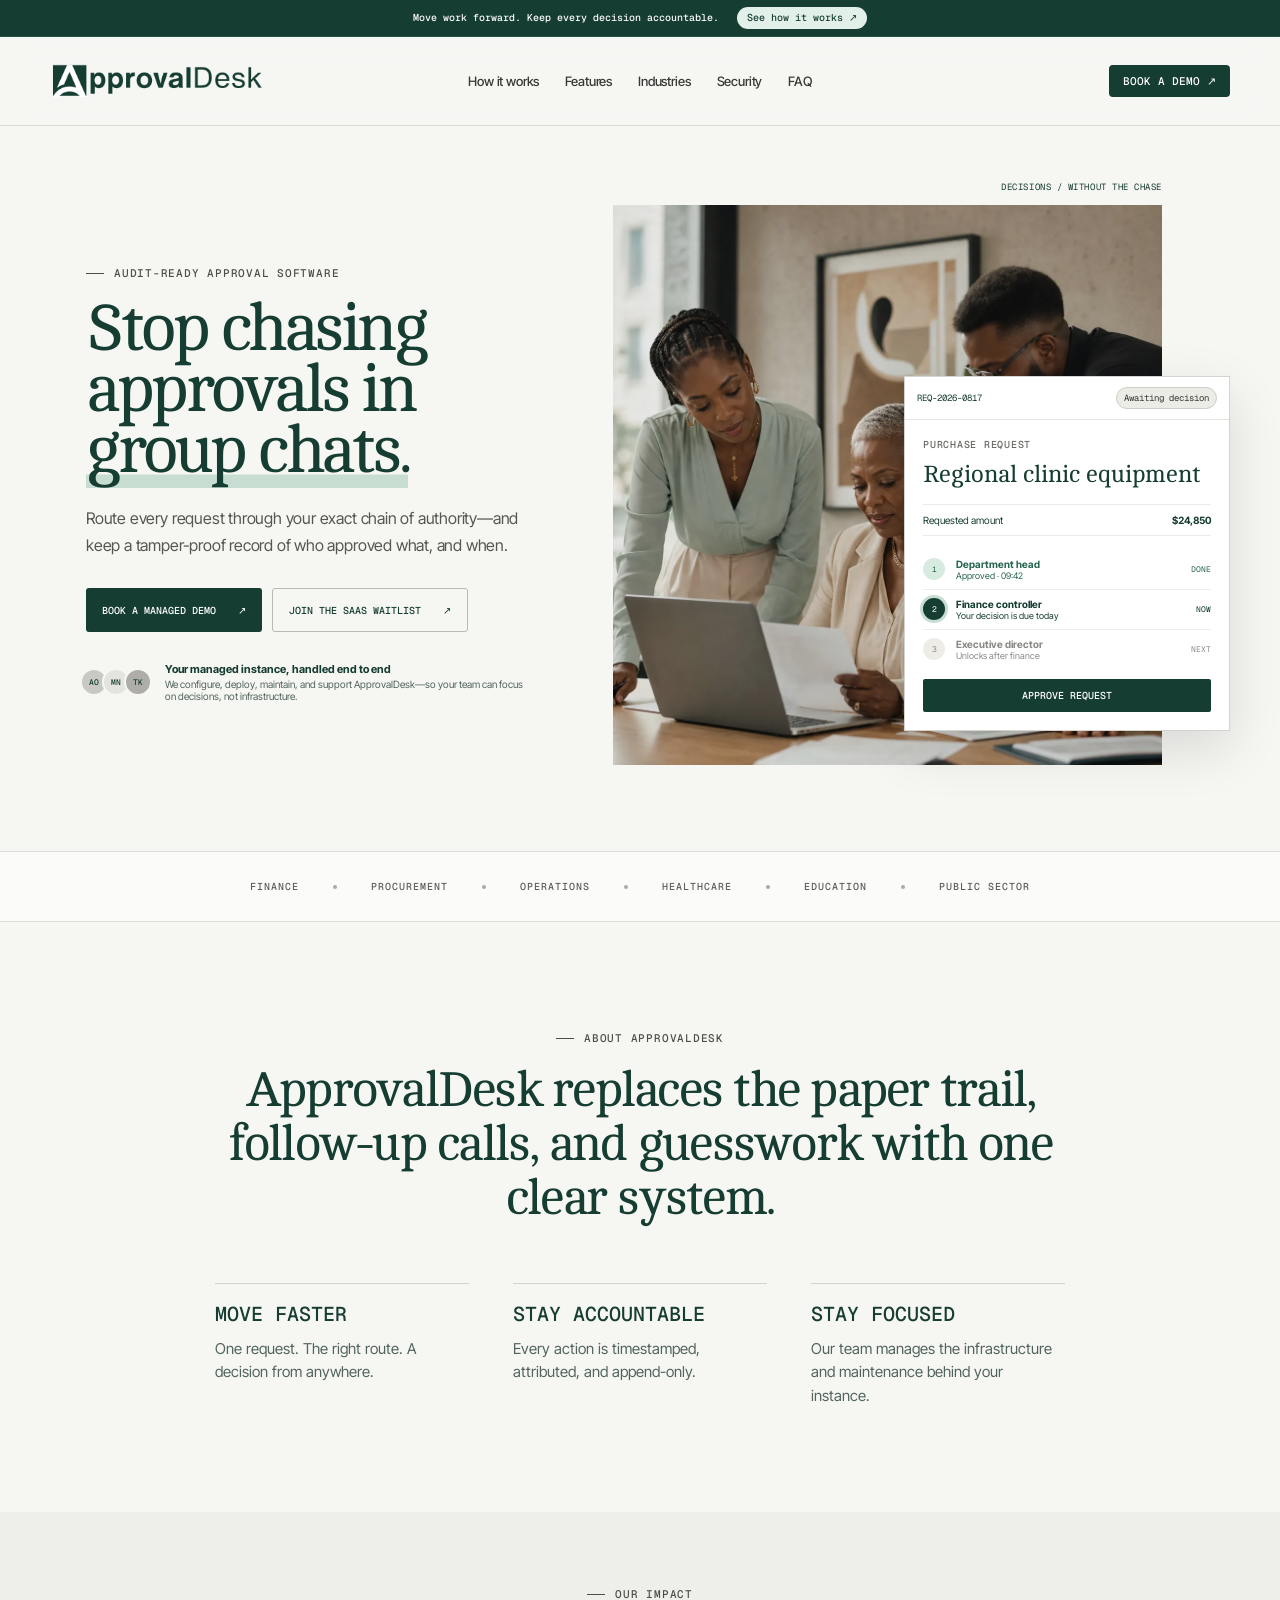
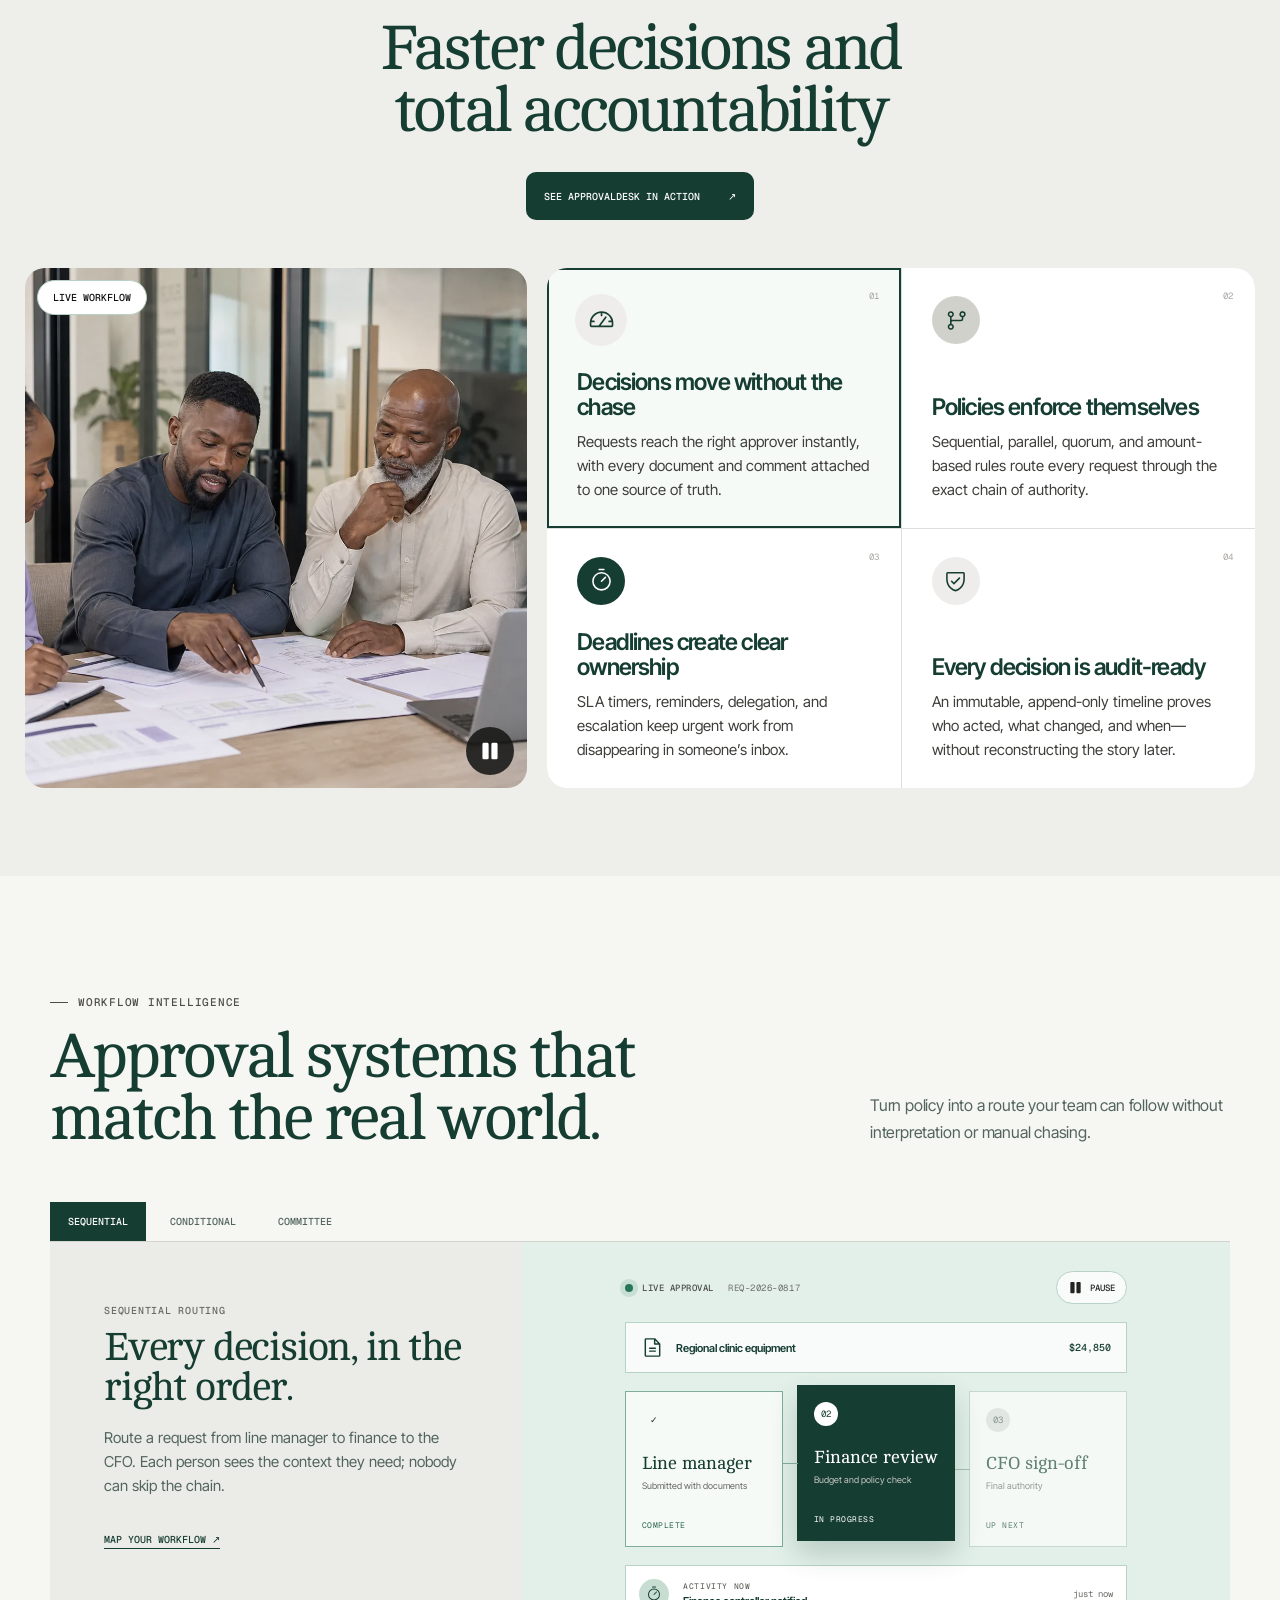
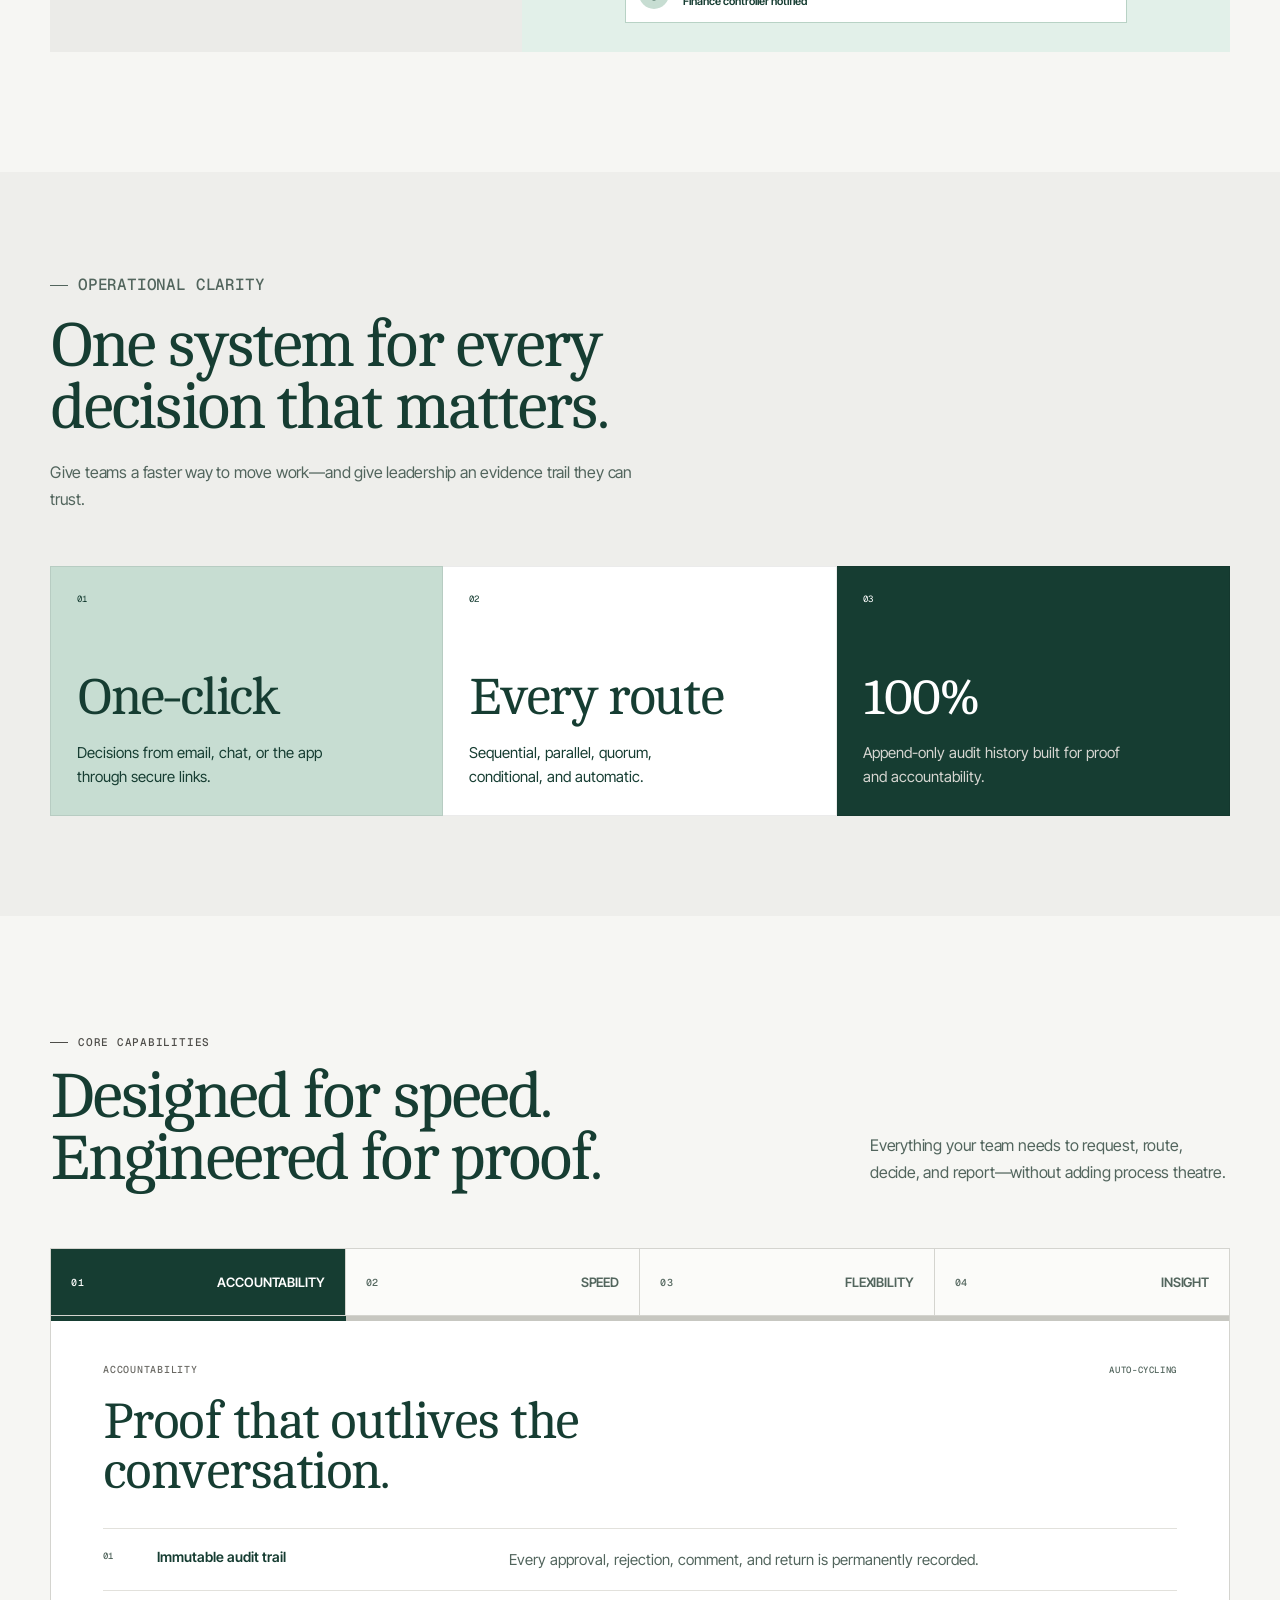
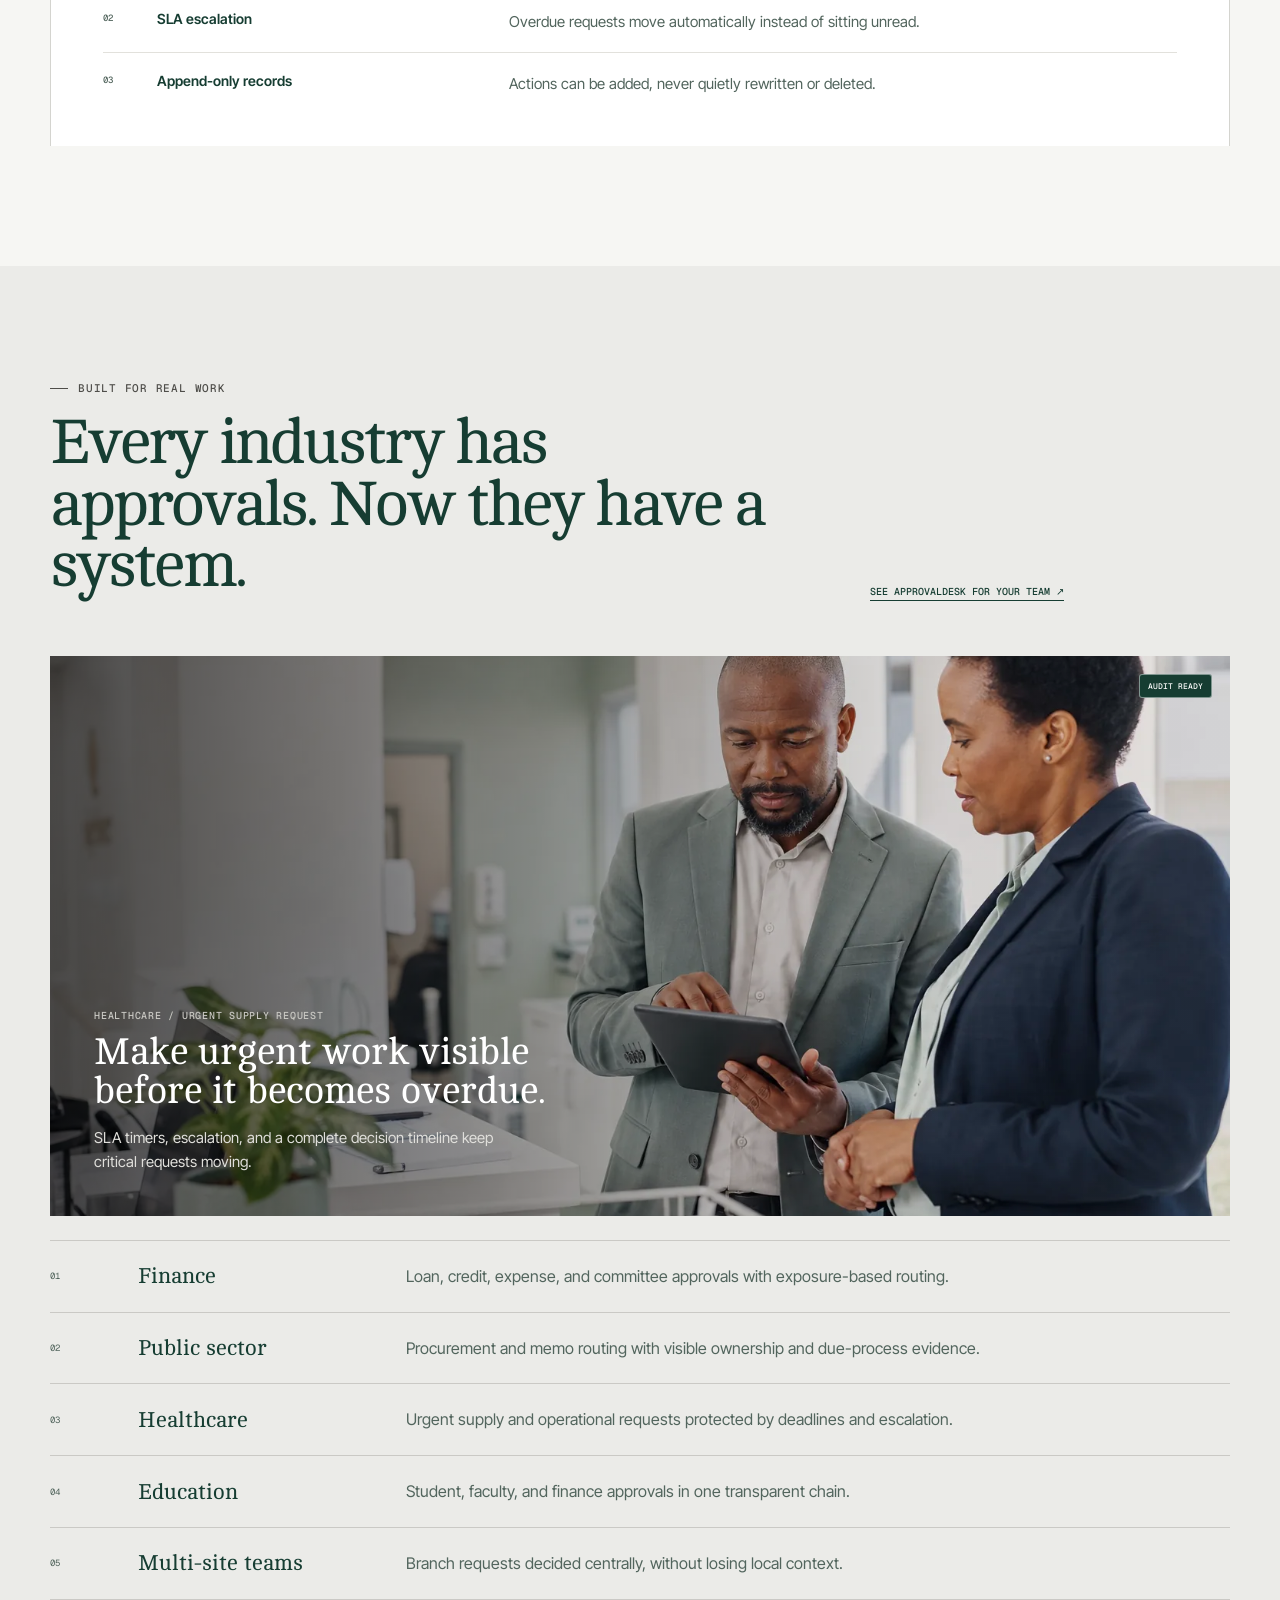
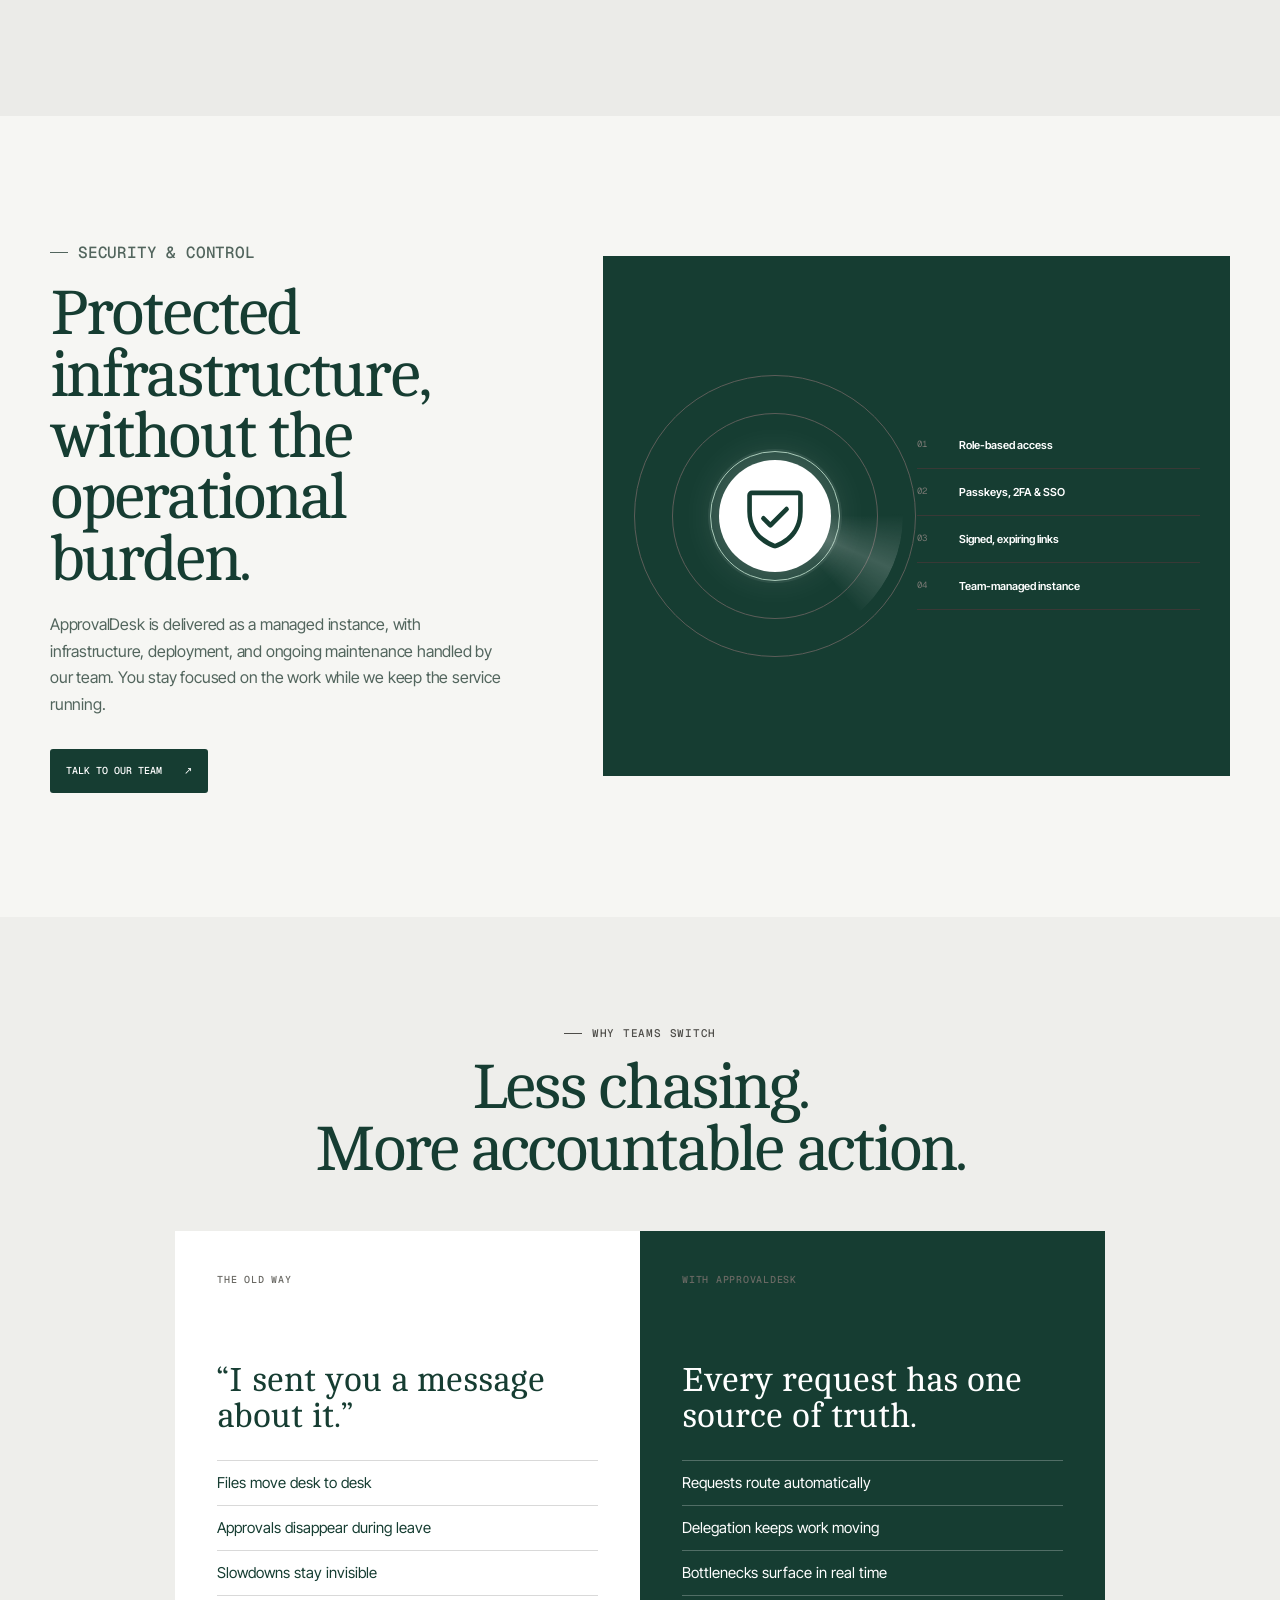
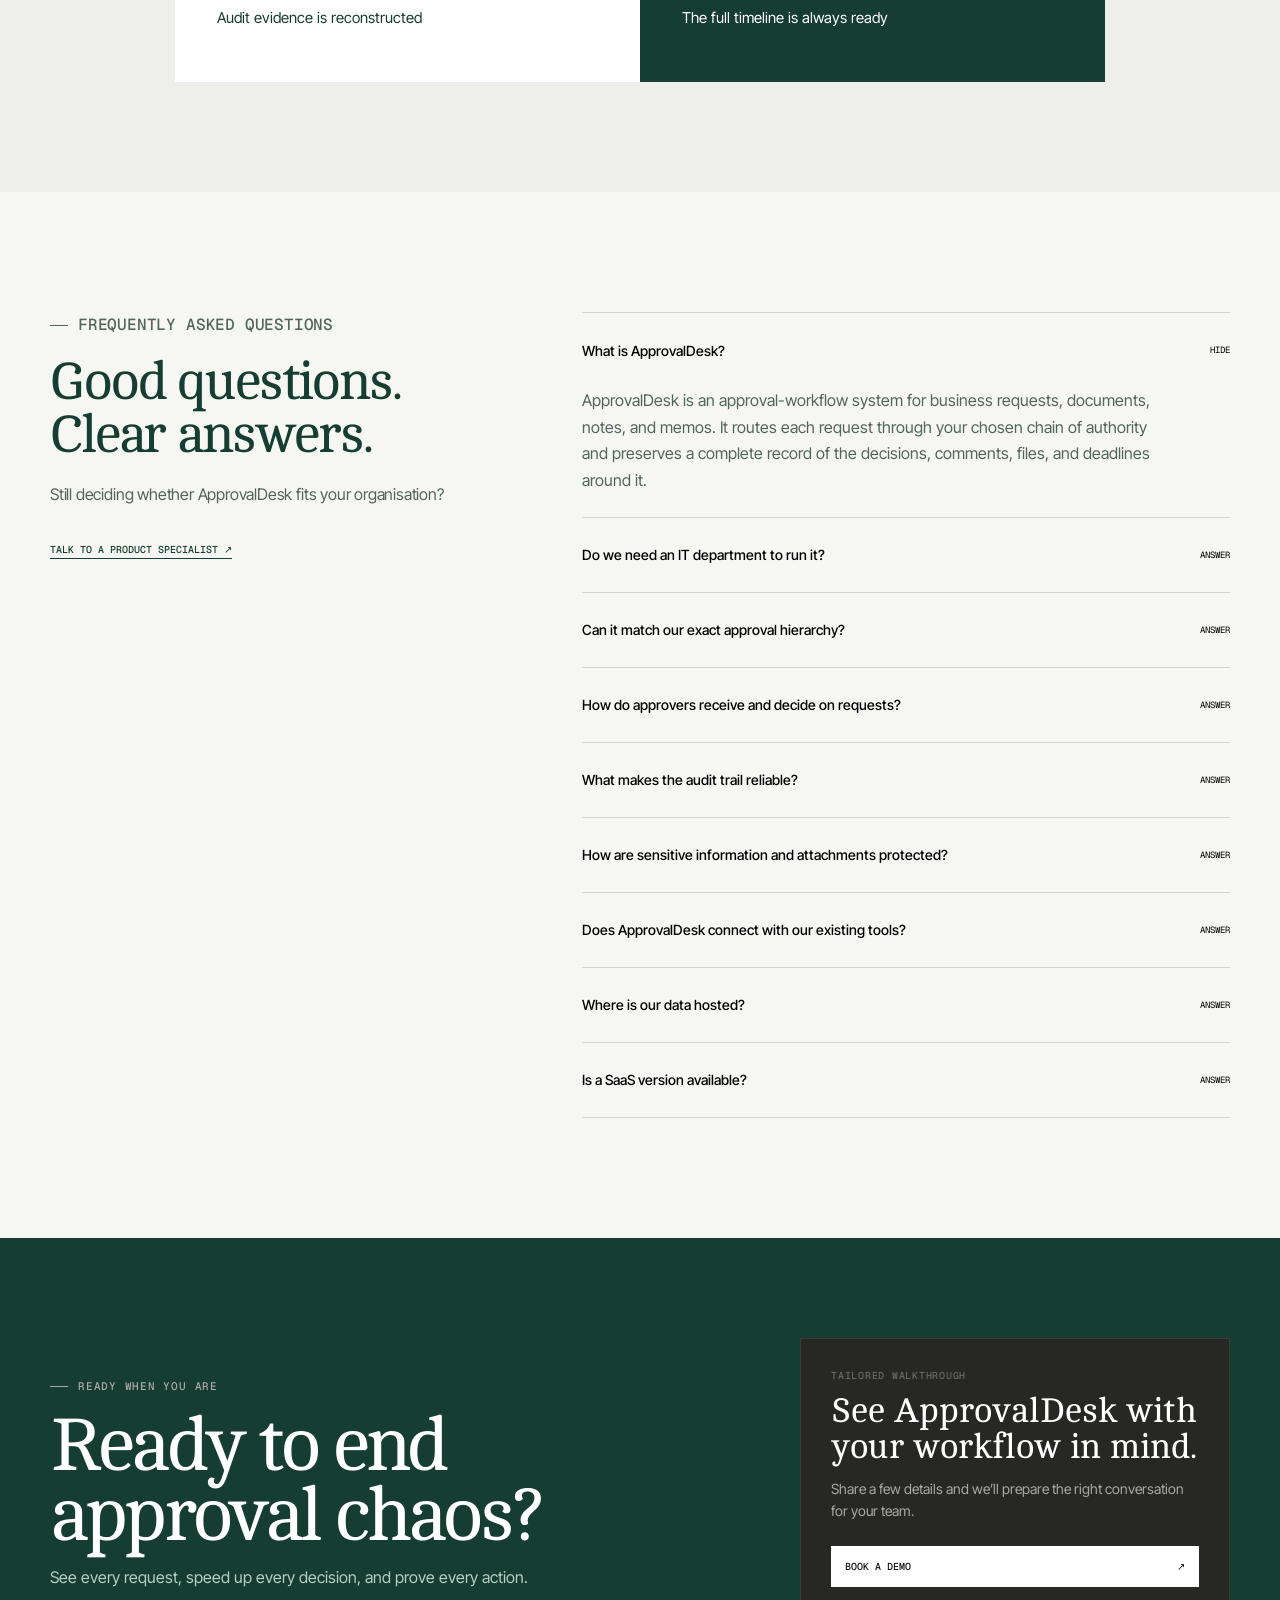
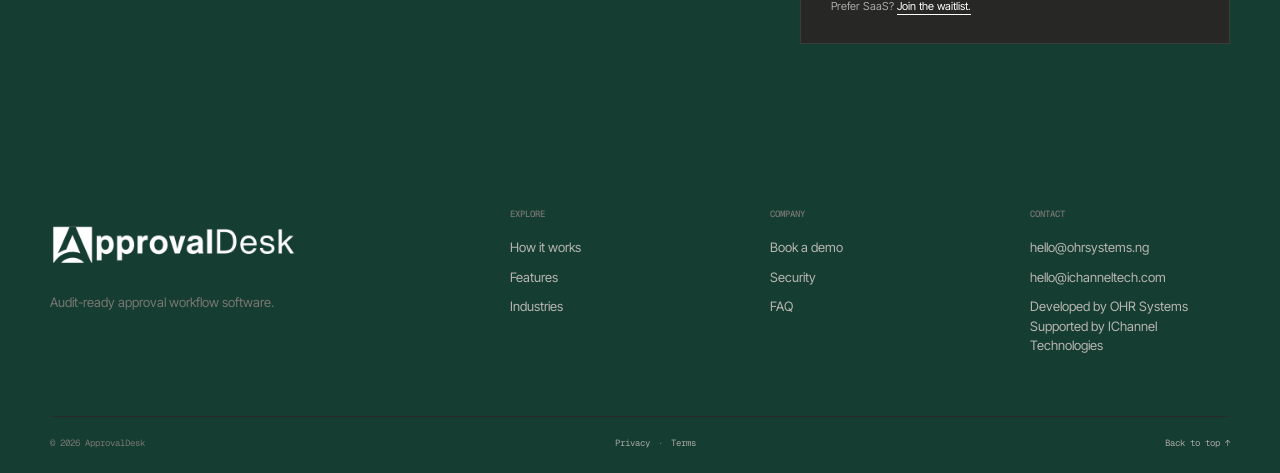
<file: index.html>
<!doctype html>
<html lang="en-NG">
  <head>
    <meta charset="UTF-8" />
    <meta name="viewport" content="width=device-width, initial-scale=1.0" />
    <link rel="preload" href="./public/fonts/cambo-latin-400.woff2" as="font" type="font/woff2" crossorigin />
    <link rel="preload" href="./public/fonts/inter-tight-latin.woff2" as="font" type="font/woff2" crossorigin />
    <link rel="icon" href="./public/images/brand/approvaldesk-favicon.png" type="image/png" />
    <link rel="stylesheet" href="./src/styles.css" />
    <link rel="stylesheet" href="./src/lead-modal.css" />
    <meta name="description" content="ApprovalDesk is managed, audit-ready approval workflow software for businesses. Route requests, automate decisions, and keep an accountable record of every action." />
    <meta name="robots" content="index, follow, max-image-preview:large, max-snippet:-1, max-video-preview:-1" />
    <meta name="author" content="OHR Systems" />
    <meta name="application-name" content="ApprovalDesk" />
    <meta name="theme-color" content="#111110" />
    <link rel="canonical" href="https://approvaldesk.ng/" />

    <meta property="og:type" content="website" />
    <meta property="og:site_name" content="ApprovalDesk" />
    <meta property="og:locale" content="en_NG" />
    <meta property="og:url" content="https://approvaldesk.ng/" />
    <meta property="og:title" content="ApprovalDesk — Audit-ready approval workflows" />
    <meta property="og:description" content="Move work forward with managed approval workflows, clear ownership, and an accountable decision record." />
    <meta property="og:image" content="https://approvaldesk.ng/public/images/social/approvaldesk-social-card.jpg" />
    <meta property="og:image:secure_url" content="https://approvaldesk.ng/public/images/social/approvaldesk-social-card.jpg" />
    <meta property="og:image:type" content="image/jpeg" />
    <meta property="og:image:width" content="1200" />
    <meta property="og:image:height" content="630" />
    <meta property="og:image:alt" content="ApprovalDesk approval workflow for accountable business decisions" />

    <meta name="twitter:card" content="summary_large_image" />
    <meta name="twitter:title" content="ApprovalDesk — Audit-ready approval workflows" />
    <meta name="twitter:description" content="Move work forward with managed approval workflows, clear ownership, and an accountable decision record." />
    <meta name="twitter:image" content="https://approvaldesk.ng/public/images/social/approvaldesk-social-card.jpg" />
    <meta name="twitter:image:alt" content="ApprovalDesk approval workflow for accountable business decisions" />

    <script type="application/ld+json">
      {
        "@context": "https://schema.org",
        "@graph": [
          {
            "@type": "Organization",
            "@id": "https://approvaldesk.ng/#organization",
            "name": "OHR Systems",
            "url": "https://approvaldesk.ng/",
            "email": "hello@ohrsystems.ng",
            "logo": { "@type": "ImageObject", "url": "https://approvaldesk.ng/public/images/brand/approvaldesk-favicon.png", "width": 2000, "height": 2000 },
            "brand": { "@type": "Brand", "name": "ApprovalDesk" },
            "address": { "@type": "PostalAddress", "addressCountry": "NG" },
            "contactPoint": [
              { "@type": "ContactPoint", "email": "hello@ohrsystems.ng", "contactType": "sales and privacy enquiries", "availableLanguage": "English" },
              { "@type": "ContactPoint", "email": "hello@ichanneltech.com", "contactType": "implementation and support", "availableLanguage": "English" }
            ]
          },
          {
            "@type": "WebSite",
            "@id": "https://approvaldesk.ng/#website",
            "url": "https://approvaldesk.ng/",
            "name": "ApprovalDesk",
            "publisher": { "@id": "https://approvaldesk.ng/#organization" },
            "inLanguage": "en-NG"
          },
          {
            "@type": "WebPage",
            "@id": "https://approvaldesk.ng/#webpage",
            "url": "https://approvaldesk.ng/",
            "name": "ApprovalDesk — Audit-ready approval workflows",
            "description": "ApprovalDesk is managed, audit-ready approval workflow software for businesses. Route requests, automate decisions, and keep an accountable record of every action.",
            "inLanguage": "en-NG",
            "isPartOf": { "@id": "https://approvaldesk.ng/#website" },
            "about": { "@id": "https://approvaldesk.ng/#software" },
            "primaryImageOfPage": { "@type": "ImageObject", "url": "https://approvaldesk.ng/public/images/social/approvaldesk-social-card.jpg", "width": 1200, "height": 630 }
          },
          {
            "@type": "SoftwareApplication",
            "@id": "https://approvaldesk.ng/#software",
            "name": "ApprovalDesk",
            "url": "https://approvaldesk.ng/",
            "applicationCategory": "BusinessApplication",
            "applicationSubCategory": "Approval workflow software",
            "operatingSystem": "Web",
            "image": "https://approvaldesk.ng/public/images/social/approvaldesk-social-card.jpg",
            "featureList": [
              "Sequential, parallel, committee, quorum and amount-based approval routing",
              "SLA timers, reminders, delegation and escalation",
              "Immutable, append-only audit trail with verifiable evidence packs",
              "Decisions from email, chat or the app through signed, expiring links",
              "Role-based and field-level access control",
              "Passkeys, two-factor authentication and SSO",
              "Integrations with Microsoft Teams, Slack, Google Drive, SharePoint, OneDrive, Gmail, Outlook and webhooks"
            ],
            "description": "Managed, audit-ready approval workflow software for routing business requests, automating decisions, and keeping an accountable record of every action.",
            "provider": { "@id": "https://approvaldesk.ng/#organization" },
            "offers": { "@type": "Offer", "availability": "https://schema.org/InStock", "description": "Managed instance available on request. SaaS version coming soon." }
          },
          {
            "@type": "FAQPage",
            "@id": "https://approvaldesk.ng/#faq",
            "mainEntity": [
              { "@type": "Question", "name": "What is ApprovalDesk?", "acceptedAnswer": { "@type": "Answer", "text": "ApprovalDesk is an approval-workflow system for business requests, documents, notes, and memos. It routes each request through your chosen chain of authority and preserves a complete record of the decisions, comments, files, and deadlines around it." } },
              { "@type": "Question", "name": "Do we need an IT department to run it?", "acceptedAnswer": { "@type": "Answer", "text": "No. ApprovalDesk is delivered as a managed instance. OHR Systems develops the product, while IChannel Technologies provides implementation and support. Our teams handle the infrastructure, deployment, and ongoing maintenance so your organisation can stay focused on its work." } },
              { "@type": "Question", "name": "Can it match our exact approval hierarchy?", "acceptedAnswer": { "@type": "Answer", "text": "Yes. Workflows can be sequential, parallel, committee or quorum-based, conditional by amount or other rules, automatically approved, escalated, or delegated. Published workflow versions remain attached to the requests that used them, so later changes do not rewrite history." } },
              { "@type": "Question", "name": "Where is our data hosted?", "acceptedAnswer": { "@type": "Answer", "text": "Your data is hosted in a managed ApprovalDesk instance operated and maintained by our team. We discuss your security, access, backup, and data-location requirements during onboarding and document the agreed service arrangements." } },
              { "@type": "Question", "name": "Is a SaaS version available?", "acceptedAnswer": { "@type": "Answer", "text": "Not yet. The current product is a managed instance supported by our team. A separate SaaS version is coming soon; talk to us if you would like to join the waitlist." } }
            ]
          }
        ]
      }
    </script>
    <title>ApprovalDesk — Audit-ready approval workflows</title>
  </head>
  <body>
    <!-- STATIC_APP_START --><link rel="preload" as="image" href="./public/images/brand/approvaldesk-logo-dark.png"/><link rel="preload" as="image" href="./public/images/sections/hero-team.webp" type="image/webp" fetchpriority="high"/><div id="top"><div class="announce">Move work forward. Keep every decision accountable.<a href="#how">See how it works ↗</a></div><header class="site-header"><div class="nav-shell"><a class="brand" href="#top" aria-label="ApprovalDesk home"><img src="./public/images/brand/approvaldesk-logo-dark.png" alt="ApprovalDesk"/></a><nav class="nav-links "><a href="#how">How it works</a><a href="#features">Features</a><a href="#industries">Industries</a><a href="#security">Security</a><a href="#faq">FAQ</a></nav><a class="nav-cta" href="#demo">Book a demo ↗</a><button class="menu-button">Menu</button></div></header><main><section class="hero section-shell"><div class="hero-copy"><p class="eyebrow"><span></span>Audit-ready approval software</p><h1>Stop chasing approvals in <em>group chats.</em></h1><p class="hero-lede">Route every request through your exact chain of authority—and keep a tamper-proof record of who approved what, and when.</p><div class="hero-actions"><a class="button button-primary" href="#demo"><span>Book a managed demo</span><span>↗</span></a><a class="button button-secondary" href="#demo"><span>Join the SaaS waitlist</span><span>↗</span></a></div><div class="hero-proof"><div class="avatars"><span>AO</span><span>MN</span><span>TK</span></div><div><b>Your managed instance, handled end to end</b><small>We configure, deploy, maintain, and support ApprovalDesk—so your team can focus on decisions, not infrastructure.</small></div></div></div><div class="hero-visual"><img src="./public/images/sections/hero-team.webp" alt="Operations leaders reviewing an approval request" width="1122" height="1402" fetchpriority="high"/><div class="hero-card-wrap"><div class="approval-card"><div class="approval-top"><span>REQ-2026-0817</span><span class="status">Awaiting decision</span></div><div class="approval-body"><p class="micro">PURCHASE REQUEST</p><h3>Regional clinic equipment</h3><div class="amount-row"><span>Requested amount</span><strong>$24,850</strong></div><div class="timeline"><div class="timeline-row done"><i>1</i><div><b>Department head</b><small>Approved · 09:42</small></div><em>Done</em></div><div class="timeline-row current"><i>2</i><div><b>Finance controller</b><small>Your decision is due today</small></div><em>Now</em></div><div class="timeline-row"><i>3</i><div><b>Executive director</b><small>Unlocks after finance</small></div><em>Next</em></div></div><button class="approve-button">Approve request</button></div></div></div><p class="image-label">DECISIONS / WITHOUT THE CHASE</p></div></section><section class="trust-strip"><div class="logo-ticker"><span>FINANCE</span><i></i><span>PROCUREMENT</span><i></i><span>OPERATIONS</span><i></i><span>HEALTHCARE</span><i></i><span>EDUCATION</span><i></i><span>PUBLIC SECTOR</span></div></section><section class="intro section-shell"><p class="eyebrow"><span></span>About ApprovalDesk</p><h2>ApprovalDesk replaces the paper trail, follow-up calls, and guesswork with one clear system.</h2><div class="intro-notes"><div><b>Move faster</b><p>One request. The right route. A decision from anywhere.</p></div><div><b>Stay accountable</b><p>Every action is timestamped, attributed, and append-only.</p></div><div><b>Stay focused</b><p>Our team manages the infrastructure and maintenance behind your instance.</p></div></div></section><section class="impact" id="how"><div class="section-shell impact-shell"><div class="impact-heading"><p class="eyebrow"><span></span>Our impact</p><h2>Faster decisions and<br/> total accountability</h2><a class="impact-cta" href="#demo">See ApprovalDesk in action <span>↗</span></a></div><div class="impact-grid"><div class="impact-image"><img src="./public/images/sections/workflow-team.webp" alt="Operations team reviewing an approval workflow" width="1586" height="992" loading="lazy" decoding="async"/><span class="photo-chip">LIVE WORKFLOW</span><button class="impact-playback" type="button" aria-label="Pause outcome highlights"><svg xmlns="http://www.w3.org/2000/svg" width="22" height="22" fill="currentColor" viewBox="0 0 256 256"><path d="M216,48V208a16,16,0,0,1-16,16H160a16,16,0,0,1-16-16V48a16,16,0,0,1,16-16h40A16,16,0,0,1,216,48ZM96,32H56A16,16,0,0,0,40,48V208a16,16,0,0,0,16,16H96a16,16,0,0,0,16-16V48A16,16,0,0,0,96,32Z"></path></svg></button></div><div class="impact-cards"><article class="impact-card active"><span class="impact-icon neutral"><svg xmlns="http://www.w3.org/2000/svg" width="25" height="25" fill="currentColor" viewBox="0 0 256 256"><path d="M207.06,72.67A111.24,111.24,0,0,0,128,40h-.4C66.07,40.21,16,91,16,153.13V176a16,16,0,0,0,16,16H224a16,16,0,0,0,16-16V152A111.25,111.25,0,0,0,207.06,72.67ZM224,176H119.71l54.76-75.3a8,8,0,0,0-12.94-9.42L99.92,176H32V153.13c0-3.08.15-6.12.43-9.13H56a8,8,0,0,0,0-16H35.27c10.32-38.86,44-68.24,84.73-71.66V80a8,8,0,0,0,16,0V56.33A96.14,96.14,0,0,1,221,128H200a8,8,0,0,0,0,16h23.67c.21,2.65.33,5.31.33,8Z"></path></svg></span><div><h3>Decisions move without the chase</h3><p>Requests reach the right approver instantly, with every document and comment attached to one source of truth.</p></div><span class="impact-index">01</span></article><article class="impact-card "><span class="impact-icon lilac"><svg xmlns="http://www.w3.org/2000/svg" width="25" height="25" fill="currentColor" viewBox="0 0 256 256"><path d="M232,64a32,32,0,1,0-40,31v17a8,8,0,0,1-8,8H96a23.84,23.84,0,0,0-8,1.38V95a32,32,0,1,0-16,0v66a32,32,0,1,0,16,0V144a8,8,0,0,1,8-8h88a24,24,0,0,0,24-24V95A32.06,32.06,0,0,0,232,64ZM64,64A16,16,0,1,1,80,80,16,16,0,0,1,64,64ZM96,192a16,16,0,1,1-16-16A16,16,0,0,1,96,192ZM200,80a16,16,0,1,1,16-16A16,16,0,0,1,200,80Z"></path></svg></span><div><h3>Policies enforce themselves</h3><p>Sequential, parallel, quorum, and amount-based rules route every request through the exact chain of authority.</p></div><span class="impact-index">02</span></article><article class="impact-card "><span class="impact-icon mint"><svg xmlns="http://www.w3.org/2000/svg" width="25" height="25" fill="currentColor" viewBox="0 0 256 256"><path d="M128,40a96,96,0,1,0,96,96A96.11,96.11,0,0,0,128,40Zm0,176a80,80,0,1,1,80-80A80.09,80.09,0,0,1,128,216ZM173.66,90.34a8,8,0,0,1,0,11.32l-40,40a8,8,0,0,1-11.32-11.32l40-40A8,8,0,0,1,173.66,90.34ZM96,16a8,8,0,0,1,8-8h48a8,8,0,0,1,0,16H104A8,8,0,0,1,96,16Z"></path></svg></span><div><h3>Deadlines create clear ownership</h3><p>SLA timers, reminders, delegation, and escalation keep urgent work from disappearing in someone’s inbox.</p></div><span class="impact-index">03</span></article><article class="impact-card "><span class="impact-icon neutral"><svg xmlns="http://www.w3.org/2000/svg" width="25" height="25" fill="currentColor" viewBox="0 0 256 256"><path d="M208,40H48A16,16,0,0,0,32,56v56c0,52.72,25.52,84.67,46.93,102.19,23.06,18.86,46,25.26,47,25.53a8,8,0,0,0,4.2,0c1-.27,23.91-6.67,47-25.53C198.48,196.67,224,164.72,224,112V56A16,16,0,0,0,208,40Zm0,72c0,37.07-13.66,67.16-40.6,89.42A129.3,129.3,0,0,1,128,223.62a128.25,128.25,0,0,1-38.92-21.81C61.82,179.51,48,149.3,48,112l0-56,160,0ZM82.34,141.66a8,8,0,0,1,11.32-11.32L112,148.69l50.34-50.35a8,8,0,0,1,11.32,11.32l-56,56a8,8,0,0,1-11.32,0Z"></path></svg></span><div><h3>Every decision is audit-ready</h3><p>An immutable, append-only timeline proves who acted, what changed, and when—without reconstructing the story later.</p></div><span class="impact-index">04</span></article></div></div></div></section><section class="systems section-shell"><div class="section-heading split"><div><p class="eyebrow"><span></span>Workflow intelligence</p><h2>Approval systems that match the real world.</h2></div><p>Turn policy into a route your team can follow without interpretation or manual chasing.</p></div><div class="workflow-tabs"><button aria-selected="true">Sequential</button><button aria-selected="false">Conditional</button><button aria-selected="false">Committee</button></div><div class="workflow-stage"><div class="workflow-copy"><p class="micro">SEQUENTIAL ROUTING</p><h3>Every decision, in the right order.</h3><p>Route a request from line manager to finance to the CFO. Each person sees the context they need; nobody can skip the chain.</p><a href="#demo">Map your workflow ↗</a></div><div class="workflow-map"><div class="workflow-demo-bar"><div><span class="live-dot"></span><span>Live approval</span><b>REQ-2026-0817</b></div><button type="button" aria-label="Pause approval workflow"><svg xmlns="http://www.w3.org/2000/svg" width="15" height="15" fill="currentColor" viewBox="0 0 256 256"><path d="M216,48V208a16,16,0,0,1-16,16H160a16,16,0,0,1-16-16V48a16,16,0,0,1,16-16h40A16,16,0,0,1,216,48ZM96,32H56A16,16,0,0,0,40,48V208a16,16,0,0,0,16,16H96a16,16,0,0,0,16-16V48A16,16,0,0,0,96,32Z"></path></svg><span>Pause</span></button></div><div class="workflow-request"><svg xmlns="http://www.w3.org/2000/svg" width="23" height="23" fill="currentColor" viewBox="0 0 256 256"><path d="M213.66,82.34l-56-56A8,8,0,0,0,152,24H56A16,16,0,0,0,40,40V216a16,16,0,0,0,16,16H200a16,16,0,0,0,16-16V88A8,8,0,0,0,213.66,82.34ZM160,51.31,188.69,80H160ZM200,216H56V40h88V88a8,8,0,0,0,8,8h48V216Zm-32-80a8,8,0,0,1-8,8H96a8,8,0,0,1,0-16h64A8,8,0,0,1,168,136Zm0,32a8,8,0,0,1-8,8H96a8,8,0,0,1,0-16h64A8,8,0,0,1,168,168Z"></path></svg><div><span>Regional clinic equipment</span><b>$24,850</b></div></div><div class="workflow-route"><button type="button" class="map-node current" aria-label="Line manager: current"><span class="node-number">01</span><b>Line manager</b><small>Submitted with documents</small><em>In progress</em></button><button type="button" class="map-node pending" aria-label="Finance review: pending"><span class="node-number">02</span><b>Finance review</b><small>Budget and policy check</small><em>Up next</em></button><button type="button" class="map-node pending" aria-label="CFO sign-off: pending"><span class="node-number">03</span><b>CFO sign-off</b><small>Final authority</small><em>Up next</em></button></div><div class="workflow-event" aria-live="polite"><span class="event-icon"><svg xmlns="http://www.w3.org/2000/svg" width="16" height="16" fill="currentColor" viewBox="0 0 256 256"><path d="M128,40a96,96,0,1,0,96,96A96.11,96.11,0,0,0,128,40Zm0,176a80,80,0,1,1,80-80A80.09,80.09,0,0,1,128,216ZM173.66,90.34a8,8,0,0,1,0,11.32l-40,40a8,8,0,0,1-11.32-11.32l40-40A8,8,0,0,1,173.66,90.34ZM96,16a8,8,0,0,1,8-8h48a8,8,0,0,1,0,16H104A8,8,0,0,1,96,16Z"></path></svg></span><div><small>ACTIVITY NOW</small><b>Request received and validated</b></div><span class="event-time">just now</span></div></div></div></section><section class="metrics"><div class="section-shell"><div class="metric-intro"><p class="eyebrow"><span></span>Operational clarity</p><h2>One system for every decision that matters.</h2><p>Give teams a faster way to move work—and give leadership an evidence trail they can trust.</p></div><div class="metric-cards"><div class="metric-card lilac"><strong>01</strong><h3>One-click</h3><p>Decisions from email, chat, or the app through secure links.</p></div><div class="metric-card paper"><strong>02</strong><h3>Every route</h3><p>Sequential, parallel, quorum, conditional, and automatic.</p></div><div class="metric-card mint"><strong>03</strong><h3>100%</h3><p>Append-only audit history built for proof and accountability.</p></div></div></div></section><section class="features section-shell" id="features"><div class="section-heading split"><div><p class="eyebrow"><span></span>Core capabilities</p><h2>Designed for speed.<br/>Engineered for proof.</h2></div><p>Everything your team needs to request, route, decide, and report—without adding process theatre.</p></div><div class="feature-tabs" role="tablist" aria-label="ApprovalDesk capabilities"><button id="feature-tab-accountability" type="button" role="tab" aria-selected="true" aria-controls="feature-panel-accountability" tabindex="0">01 <span>Accountability</span></button><button id="feature-tab-speed" type="button" role="tab" aria-selected="false" aria-controls="feature-panel-speed" tabindex="-1">02 <span>Speed</span></button><button id="feature-tab-flexibility" type="button" role="tab" aria-selected="false" aria-controls="feature-panel-flexibility" tabindex="-1">03 <span>Flexibility</span></button><button id="feature-tab-insight" type="button" role="tab" aria-selected="false" aria-controls="feature-panel-insight" tabindex="-1">04 <span>Insight</span></button></div><div class="feature-layout feature-tab-layout"><div class="feature-progress active" aria-hidden="true"></div><div class="feature-progress " aria-hidden="true"></div><div class="feature-progress " aria-hidden="true"></div><div class="feature-progress " aria-hidden="true"></div><div class="feature-groups" id="feature-panel-accountability" role="tabpanel" aria-labelledby="feature-tab-accountability"><article class="feature-group"><div class="feature-group-top"><p class="micro">ACCOUNTABILITY</p><span>AUTO-CYCLING</span></div><h3>Proof that outlives the conversation.</h3><div class="feature-row"><span class="feature-row-index">01</span><b>Immutable audit trail</b><p>Every approval, rejection, comment, and return is permanently recorded.</p></div><div class="feature-row"><span class="feature-row-index">02</span><b>SLA escalation</b><p>Overdue requests move automatically instead of sitting unread.</p></div><div class="feature-row"><span class="feature-row-index">03</span><b>Append-only records</b><p>Actions can be added, never quietly rewritten or deleted.</p></div></article></div></div></section><section class="industries" id="industries"><div class="section-shell"><div class="section-heading split"><div><p class="eyebrow"><span></span>Built for real work</p><h2>Every industry has approvals. Now they have a system.</h2></div><a class="text-link" href="#demo">See ApprovalDesk for your team ↗</a></div><div class="case-feature"><img src="./public/images/sections/healthcare-team.webp" alt="Healthcare administrators acting on an equipment request" width="1536" height="1024" loading="lazy" decoding="async"/><div class="case-overlay"><p class="micro">HEALTHCARE / URGENT SUPPLY REQUEST</p><h3>Make urgent work visible before it becomes overdue.</h3><p>SLA timers, escalation, and a complete decision timeline keep critical requests moving.</p></div><span class="case-badge">AUDIT READY</span></div><div class="industry-list"><article><span>01</span><h3>Finance</h3><p>Loan, credit, expense, and committee approvals with exposure-based routing.</p></article><article><span>02</span><h3>Public sector</h3><p>Procurement and memo routing with visible ownership and due-process evidence.</p></article><article><span>03</span><h3>Healthcare</h3><p>Urgent supply and operational requests protected by deadlines and escalation.</p></article><article><span>04</span><h3>Education</h3><p>Student, faculty, and finance approvals in one transparent chain.</p></article><article><span>05</span><h3>Multi-site teams</h3><p>Branch requests decided centrally, without losing local context.</p></article></div></div></section><section class="security section-shell" id="security"><div class="security-copy"><p class="eyebrow"><span></span>Security &amp; control</p><h2>Protected infrastructure, without the operational burden.</h2><p>ApprovalDesk is delivered as a managed instance, with infrastructure, deployment, and ongoing maintenance handled by our team. You stay focused on the work while we keep the service running.</p><a class="button button-primary" href="#demo"><span>Talk to our team</span><span>↗</span></a></div><div class="security-panel"><div class="radar" aria-label="Protected records"><span class="pulse p1"></span><span class="pulse p2"></span><span class="pulse p3"></span><span class="security-sweep" aria-hidden="true"></span><div class="radar-center"><svg xmlns="http://www.w3.org/2000/svg" width="74" height="74" fill="currentColor" viewBox="0 0 256 256" aria-hidden="true"><path d="M208,40H48A16,16,0,0,0,32,56v56c0,52.72,25.52,84.67,46.93,102.19,23.06,18.86,46,25.26,47,25.53a8,8,0,0,0,4.2,0c1-.27,23.91-6.67,47-25.53C198.48,196.67,224,164.72,224,112V56A16,16,0,0,0,208,40Zm0,72c0,37.07-13.66,67.16-40.6,89.42A129.3,129.3,0,0,1,128,223.62a128.25,128.25,0,0,1-38.92-21.81C61.82,179.51,48,149.3,48,112l0-56,160,0ZM82.34,141.66a8,8,0,0,1,11.32-11.32L112,148.69l50.34-50.35a8,8,0,0,1,11.32,11.32l-56,56a8,8,0,0,1-11.32,0Z"></path></svg></div></div><div class="security-list"><p><span>01</span><b>Role-based access</b></p><p><span>02</span><b>Passkeys, 2FA &amp; SSO</b></p><p><span>03</span><b>Signed, expiring links</b></p><p><span>04</span><b>Team-managed instance</b></p></div></div></section><section class="comparison"><div class="section-shell"><div class="section-heading centered"><p class="eyebrow"><span></span>Why teams switch</p><h2>Less chasing.<br/>More accountable action.</h2></div><div class="compare-grid"><div class="compare-card old"><p class="micro">THE OLD WAY</p><h3>“I sent you a message about it.”</h3><ul><li>Files move desk to desk</li><li>Approvals disappear during leave</li><li>Slowdowns stay invisible</li><li>Audit evidence is reconstructed</li></ul></div><div class="compare-card new"><p class="micro">WITH APPROVALDESK</p><h3>Every request has one source of truth.</h3><ul><li>Requests route automatically</li><li>Delegation keeps work moving</li><li>Bottlenecks surface in real time</li><li>The full timeline is always ready</li></ul></div></div></div></section><section class="faq section-shell" id="faq"><div class="faq-title"><p class="eyebrow"><span></span>Frequently asked questions</p><h2>Good questions.<br/>Clear answers.</h2><p>Still deciding whether ApprovalDesk fits your organisation?</p><a href="#demo">Talk to a product specialist ↗</a></div><div class="faq-list"><article class="open"><button><span>What is ApprovalDesk?</span><em>Hide</em></button><div><p>ApprovalDesk is an approval-workflow system for business requests, documents, notes, and memos. It routes each request through your chosen chain of authority and preserves a complete record of the decisions, comments, files, and deadlines around it.</p></div></article><article class=""><button><span>Do we need an IT department to run it?</span><em>Answer</em></button><div><p>No. ApprovalDesk is delivered as a managed instance. OHR Systems develops the product, while IChannel Technologies provides implementation and support. Our teams handle the infrastructure, deployment, and ongoing maintenance so your organisation can stay focused on its work.</p></div></article><article class=""><button><span>Can it match our exact approval hierarchy?</span><em>Answer</em></button><div><p>Yes. Workflows can be sequential, parallel, committee or quorum-based, conditional by amount or other rules, automatically approved, escalated, or delegated. Published workflow versions remain attached to the requests that used them, so later changes do not rewrite history.</p></div></article><article class=""><button><span>How do approvers receive and decide on requests?</span><em>Answer</em></button><div><p>Approvers work from a focused decision queue and can also receive time-limited links through email or enabled messaging channels. They can approve, approve with conditions, reject, return, request information, delegate, or escalate when the workflow permits.</p></div></article><article class=""><button><span>What makes the audit trail reliable?</span><em>Answer</em></button><div><p>ApprovalDesk adds every decision, revision, reminder, delegation, and workflow event as a new history entry. Recorded actions cannot be silently edited or removed. Authorised administrators and auditors can also create verifiable evidence packs for individual requests.</p></div></article><article class=""><button><span>How are sensitive information and attachments protected?</span><em>Answer</em></button><div><p>Your organisation controls roles and field-level access. Sensitive answers can be hidden from unauthorised users and redacted from exports, while private attachments are delivered through short-lived signed links. Access to sensitive values can also be logged for review.</p></div></article><article class=""><button><span>Does ApprovalDesk connect with our existing tools?</span><em>Answer</em></button><div><p>ApprovalDesk can support notifications and post-approval actions through configured services such as Microsoft Teams, Slack, Google Drive, SharePoint, OneDrive, Gmail, Outlook, webhooks, and other approved messaging channels. We confirm the integrations included in your managed setup during onboarding.</p></div></article><article class=""><button><span>Where is our data hosted?</span><em>Answer</em></button><div><p>Your data is hosted in a managed ApprovalDesk instance operated and maintained by our team. We discuss your security, access, backup, and data-location requirements during onboarding and document the agreed service arrangements.</p></div></article><article class=""><button><span>Is a SaaS version available?</span><em>Answer</em></button><div><p>Not yet. The current product is a managed instance supported by our team. A separate SaaS version is coming soon; talk to us if you would like to join the waitlist.</p></div></article></div></section><section class="final-cta" id="demo"><div class="section-shell final-grid"><div><p class="eyebrow"><span></span>Ready when you are</p><h2>Ready to end approval chaos?</h2><p>See every request, speed up every decision, and prove every action.</p></div><div class="demo-invite"><p class="micro">TAILORED WALKTHROUGH</p><h3>See ApprovalDesk with your workflow in mind.</h3><p>Share a few details and we’ll prepare the right conversation for your team.</p><button type="button">Book a demo <span>↗</span></button><small>Prefer SaaS? <a href="#demo">Join the waitlist.</a></small></div></div></section></main><footer><div class="section-shell footer-grid"><div><a class="brand" href="#top" aria-label="ApprovalDesk home"><img src="./public/images/brand/approvaldesk-logo-white.png" alt="ApprovalDesk" loading="lazy" decoding="async"/></a><p>Audit-ready approval workflow software.</p></div><div><b>Explore</b><a href="#how">How it works</a><a href="#features">Features</a><a href="#industries">Industries</a></div><div><b>Company</b><a href="#demo">Book a demo</a><a href="#security">Security</a><a href="#faq">FAQ</a></div><div><b>Contact</b><a href="mailto:hello@ohrsystems.ng">hello@ohrsystems.ng</a><a href="mailto:hello@ichanneltech.com">hello@ichanneltech.com</a><p>Developed by OHR Systems<br/>Supported by IChannel Technologies</p></div></div><div class="section-shell footer-bottom"><span>© 2026 ApprovalDesk</span><span class="footer-legal"><a href="./privacy/">Privacy</a><i>·</i><a href="./terms/">Terms</a></span><a href="#top">Back to top ↑</a></div></footer></div><!-- STATIC_APP_END -->
    <script src="./src/static-main.js"></script>
  </body>
</html>
</file>
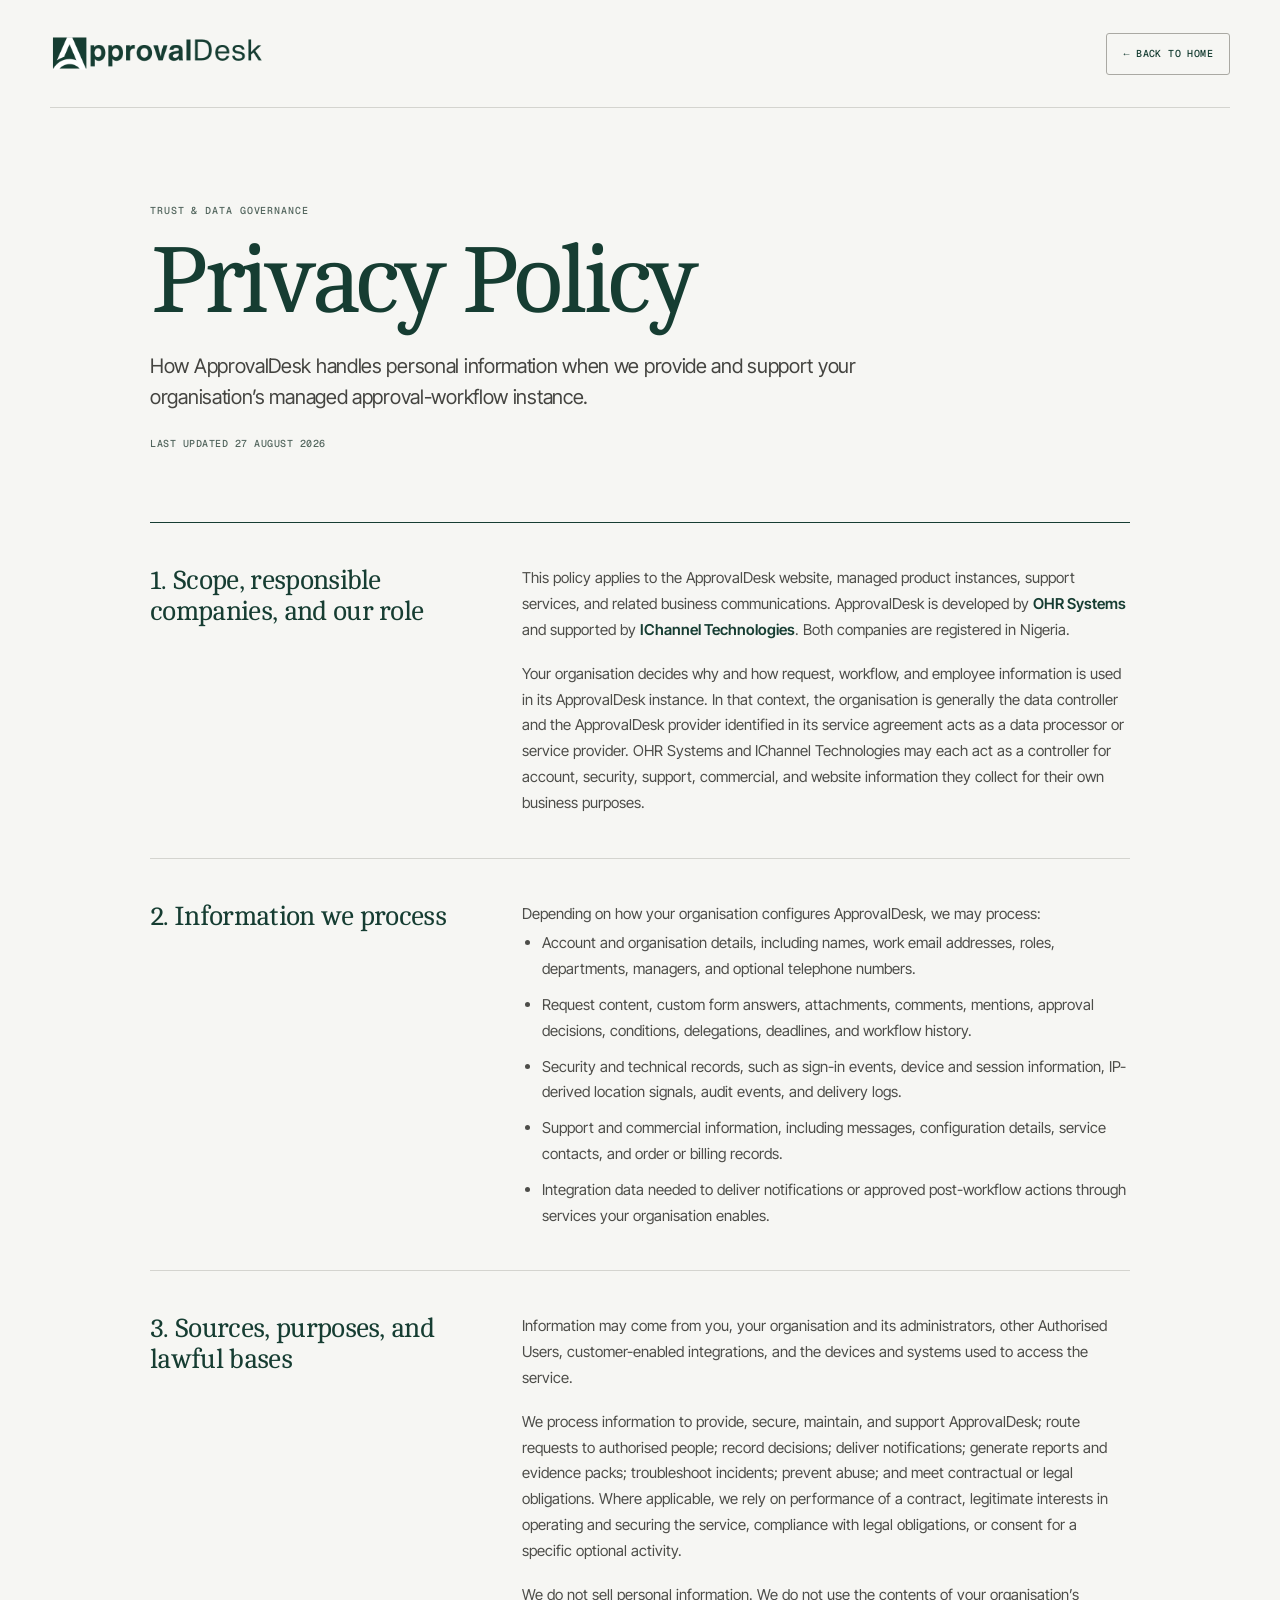
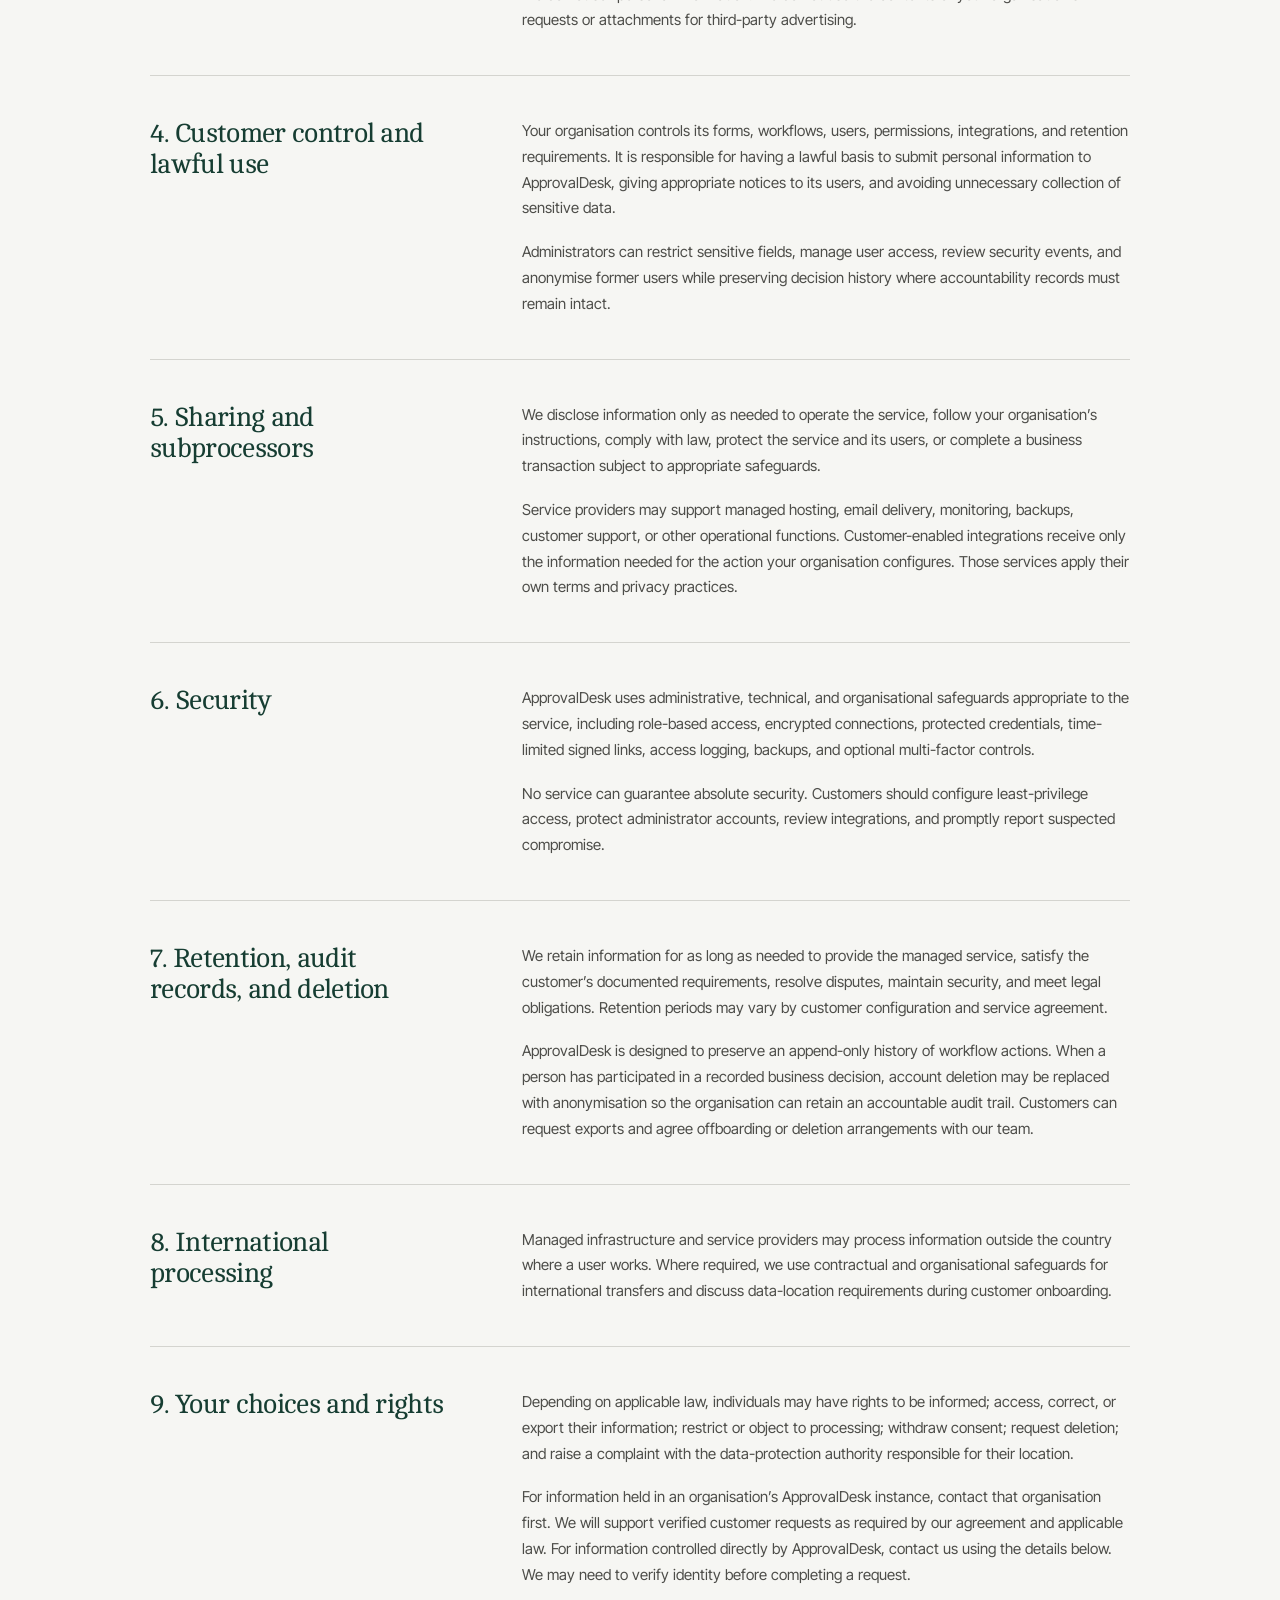
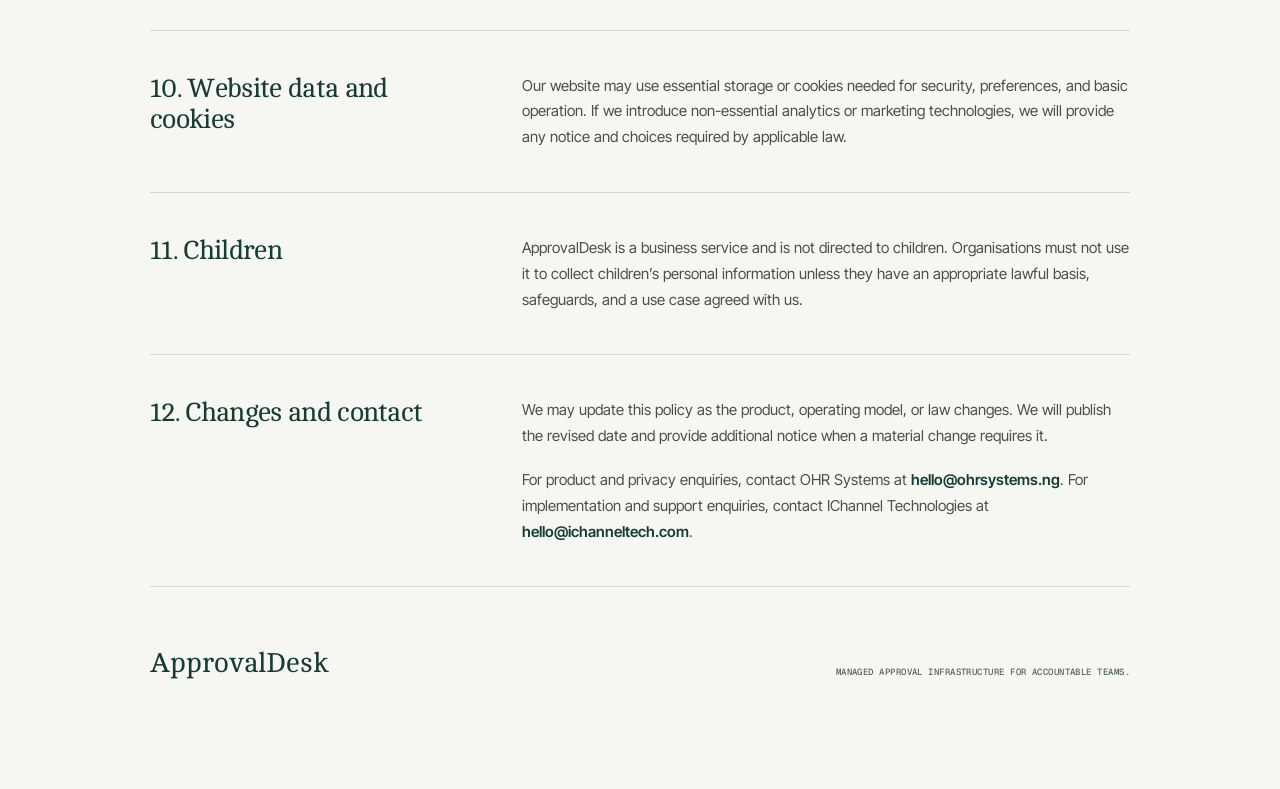
<file: privacy/index.html>
<!doctype html>
<html lang="en-NG">
  <head>
    <meta charset="UTF-8" />
    <meta name="viewport" content="width=device-width, initial-scale=1.0" />
    <link rel="preload" href="../public/fonts/cambo-latin-400.woff2" as="font" type="font/woff2" crossorigin />
    <link rel="preload" href="../public/fonts/inter-tight-latin.woff2" as="font" type="font/woff2" crossorigin />
    <link rel="icon" href="../public/images/brand/approvaldesk-favicon.png" type="image/png" />
    <link rel="stylesheet" href="../src/styles.css" />
    <link rel="stylesheet" href="../src/legal.css" />
    <meta name="description" content="How ApprovalDesk handles personal information when we provide and support your organisation’s managed approval-workflow instance." />
    <meta name="robots" content="index, follow, max-image-preview:large" />
    <meta name="author" content="OHR Systems" />
    <meta name="theme-color" content="#111110" />
    <link rel="canonical" href="https://approvaldesk.ng/privacy/" />
    <meta property="og:type" content="website" />
    <meta property="og:site_name" content="ApprovalDesk" />
    <meta property="og:locale" content="en_NG" />
    <meta property="og:url" content="https://approvaldesk.ng/privacy/" />
    <meta property="og:title" content="Privacy Policy | ApprovalDesk" />
    <meta property="og:description" content="How ApprovalDesk handles personal information when we provide and support your organisation’s managed approval-workflow instance." />
    <meta property="og:image" content="https://approvaldesk.ng/public/images/social/approvaldesk-social-card.jpg" />
    <meta name="twitter:card" content="summary_large_image" />
    <meta name="twitter:title" content="Privacy Policy | ApprovalDesk" />
    <meta name="twitter:description" content="How ApprovalDesk handles personal information when we provide and support your organisation’s managed approval-workflow instance." />
    <meta name="twitter:image" content="https://approvaldesk.ng/public/images/social/approvaldesk-social-card.jpg" />
    <title>Privacy Policy | ApprovalDesk</title>
  </head>
  <body>
    <!-- STATIC_APP_START --><link rel="preload" as="image" href="../public/images/brand/approvaldesk-logo-dark.png"/><main class="legal-page"><header class="legal-header"><img src="../public/images/brand/approvaldesk-logo-dark.png" alt="ApprovalDesk"/><a class="legal-back" href="../index.html">← Back to home</a></header><article class="legal-document"><div class="legal-hero"><p class="legal-eyebrow">Trust &amp; data governance</p><h1>Privacy Policy</h1><p class="legal-summary">How ApprovalDesk handles personal information when we provide and support your organisation’s managed approval-workflow instance.</p><p class="legal-date">Last updated 27 August 2026</p></div><div class="legal-content"><section><h2>1. Scope, responsible companies, and our role</h2><div><p>This policy applies to the ApprovalDesk website, managed product instances, support services, and related business communications. ApprovalDesk is developed by <strong>OHR Systems</strong> and supported by <strong>IChannel Technologies</strong>. Both companies are registered in Nigeria.</p><p>Your organisation decides why and how request, workflow, and employee information is used in its ApprovalDesk instance. In that context, the organisation is generally the data controller and the ApprovalDesk provider identified in its service agreement acts as a data processor or service provider. OHR Systems and IChannel Technologies may each act as a controller for account, security, support, commercial, and website information they collect for their own business purposes.</p></div></section><section><h2>2. Information we process</h2><div><p>Depending on how your organisation configures ApprovalDesk, we may process:</p><ul><li>Account and organisation details, including names, work email addresses, roles, departments, managers, and optional telephone numbers.</li><li>Request content, custom form answers, attachments, comments, mentions, approval decisions, conditions, delegations, deadlines, and workflow history.</li><li>Security and technical records, such as sign-in events, device and session information, IP-derived location signals, audit events, and delivery logs.</li><li>Support and commercial information, including messages, configuration details, service contacts, and order or billing records.</li><li>Integration data needed to deliver notifications or approved post-workflow actions through services your organisation enables.</li></ul></div></section><section><h2>3. Sources, purposes, and lawful bases</h2><div><p>Information may come from you, your organisation and its administrators, other Authorised Users, customer-enabled integrations, and the devices and systems used to access the service.</p><p>We process information to provide, secure, maintain, and support ApprovalDesk; route requests to authorised people; record decisions; deliver notifications; generate reports and evidence packs; troubleshoot incidents; prevent abuse; and meet contractual or legal obligations. Where applicable, we rely on performance of a contract, legitimate interests in operating and securing the service, compliance with legal obligations, or consent for a specific optional activity.</p><p>We do not sell personal information. We do not use the contents of your organisation’s requests or attachments for third-party advertising.</p></div></section><section><h2>4. Customer control and lawful use</h2><div><p>Your organisation controls its forms, workflows, users, permissions, integrations, and retention requirements. It is responsible for having a lawful basis to submit personal information to ApprovalDesk, giving appropriate notices to its users, and avoiding unnecessary collection of sensitive data.</p><p>Administrators can restrict sensitive fields, manage user access, review security events, and anonymise former users while preserving decision history where accountability records must remain intact.</p></div></section><section><h2>5. Sharing and subprocessors</h2><div><p>We disclose information only as needed to operate the service, follow your organisation’s instructions, comply with law, protect the service and its users, or complete a business transaction subject to appropriate safeguards.</p><p>Service providers may support managed hosting, email delivery, monitoring, backups, customer support, or other operational functions. Customer-enabled integrations receive only the information needed for the action your organisation configures. Those services apply their own terms and privacy practices.</p></div></section><section><h2>6. Security</h2><div><p>ApprovalDesk uses administrative, technical, and organisational safeguards appropriate to the service, including role-based access, encrypted connections, protected credentials, time-limited signed links, access logging, backups, and optional multi-factor controls.</p><p>No service can guarantee absolute security. Customers should configure least-privilege access, protect administrator accounts, review integrations, and promptly report suspected compromise.</p></div></section><section><h2>7. Retention, audit records, and deletion</h2><div><p>We retain information for as long as needed to provide the managed service, satisfy the customer’s documented requirements, resolve disputes, maintain security, and meet legal obligations. Retention periods may vary by customer configuration and service agreement.</p><p>ApprovalDesk is designed to preserve an append-only history of workflow actions. When a person has participated in a recorded business decision, account deletion may be replaced with anonymisation so the organisation can retain an accountable audit trail. Customers can request exports and agree offboarding or deletion arrangements with our team.</p></div></section><section><h2>8. International processing</h2><div><p>Managed infrastructure and service providers may process information outside the country where a user works. Where required, we use contractual and organisational safeguards for international transfers and discuss data-location requirements during customer onboarding.</p></div></section><section><h2>9. Your choices and rights</h2><div><p>Depending on applicable law, individuals may have rights to be informed; access, correct, or export their information; restrict or object to processing; withdraw consent; request deletion; and raise a complaint with the data-protection authority responsible for their location.</p><p>For information held in an organisation’s ApprovalDesk instance, contact that organisation first. We will support verified customer requests as required by our agreement and applicable law. For information controlled directly by ApprovalDesk, contact us using the details below. We may need to verify identity before completing a request.</p></div></section><section><h2>10. Website data and cookies</h2><div><p>Our website may use essential storage or cookies needed for security, preferences, and basic operation. If we introduce non-essential analytics or marketing technologies, we will provide any notice and choices required by applicable law.</p></div></section><section><h2>11. Children</h2><div><p>ApprovalDesk is a business service and is not directed to children. Organisations must not use it to collect children’s personal information unless they have an appropriate lawful basis, safeguards, and a use case agreed with us.</p></div></section><section><h2>12. Changes and contact</h2><div><p>We may update this policy as the product, operating model, or law changes. We will publish the revised date and provide additional notice when a material change requires it.</p><p>For product and privacy enquiries, contact OHR Systems at <strong>hello@ohrsystems.ng</strong>. For implementation and support enquiries, contact IChannel Technologies at <strong>hello@ichanneltech.com</strong>.</p></div></section></div><div class="legal-close"><p>ApprovalDesk</p><span>Managed approval infrastructure for accountable teams.</span></div></article></main><!-- STATIC_APP_END -->
  </body>
</html>
</file>
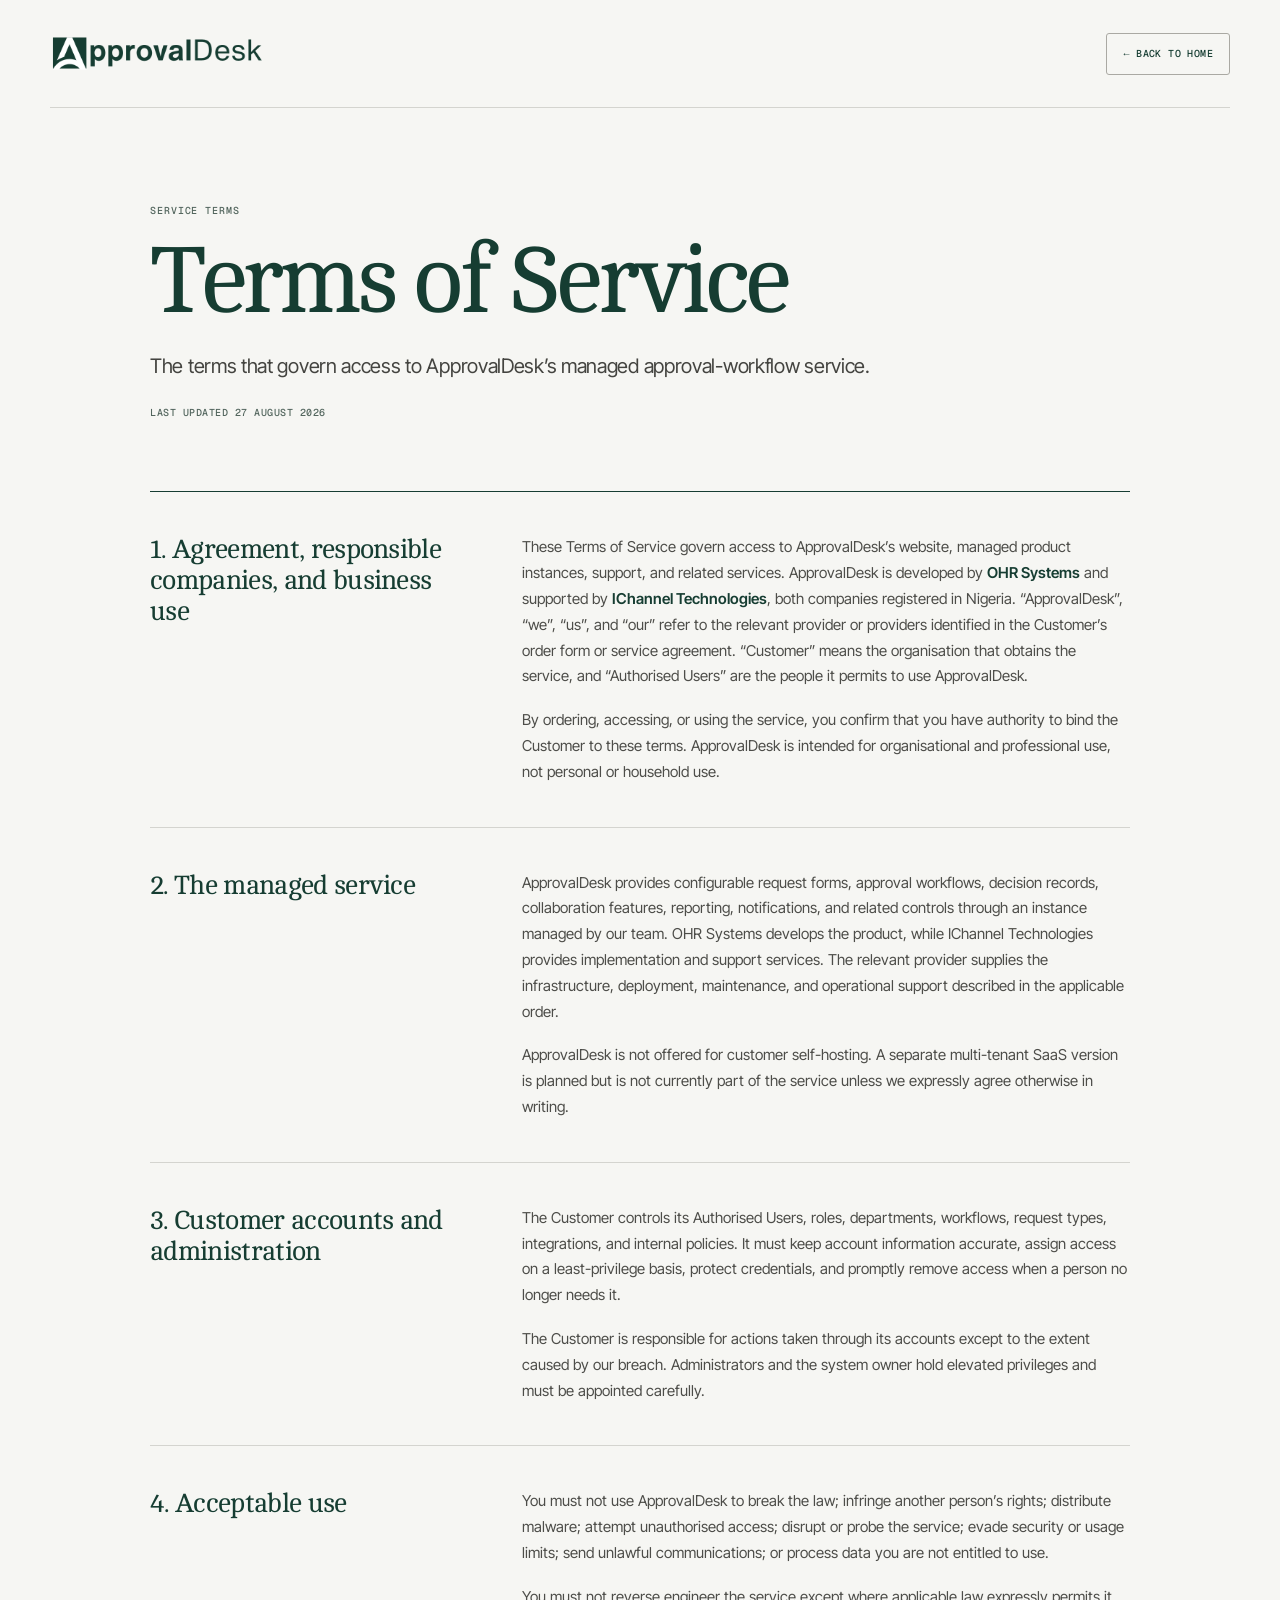
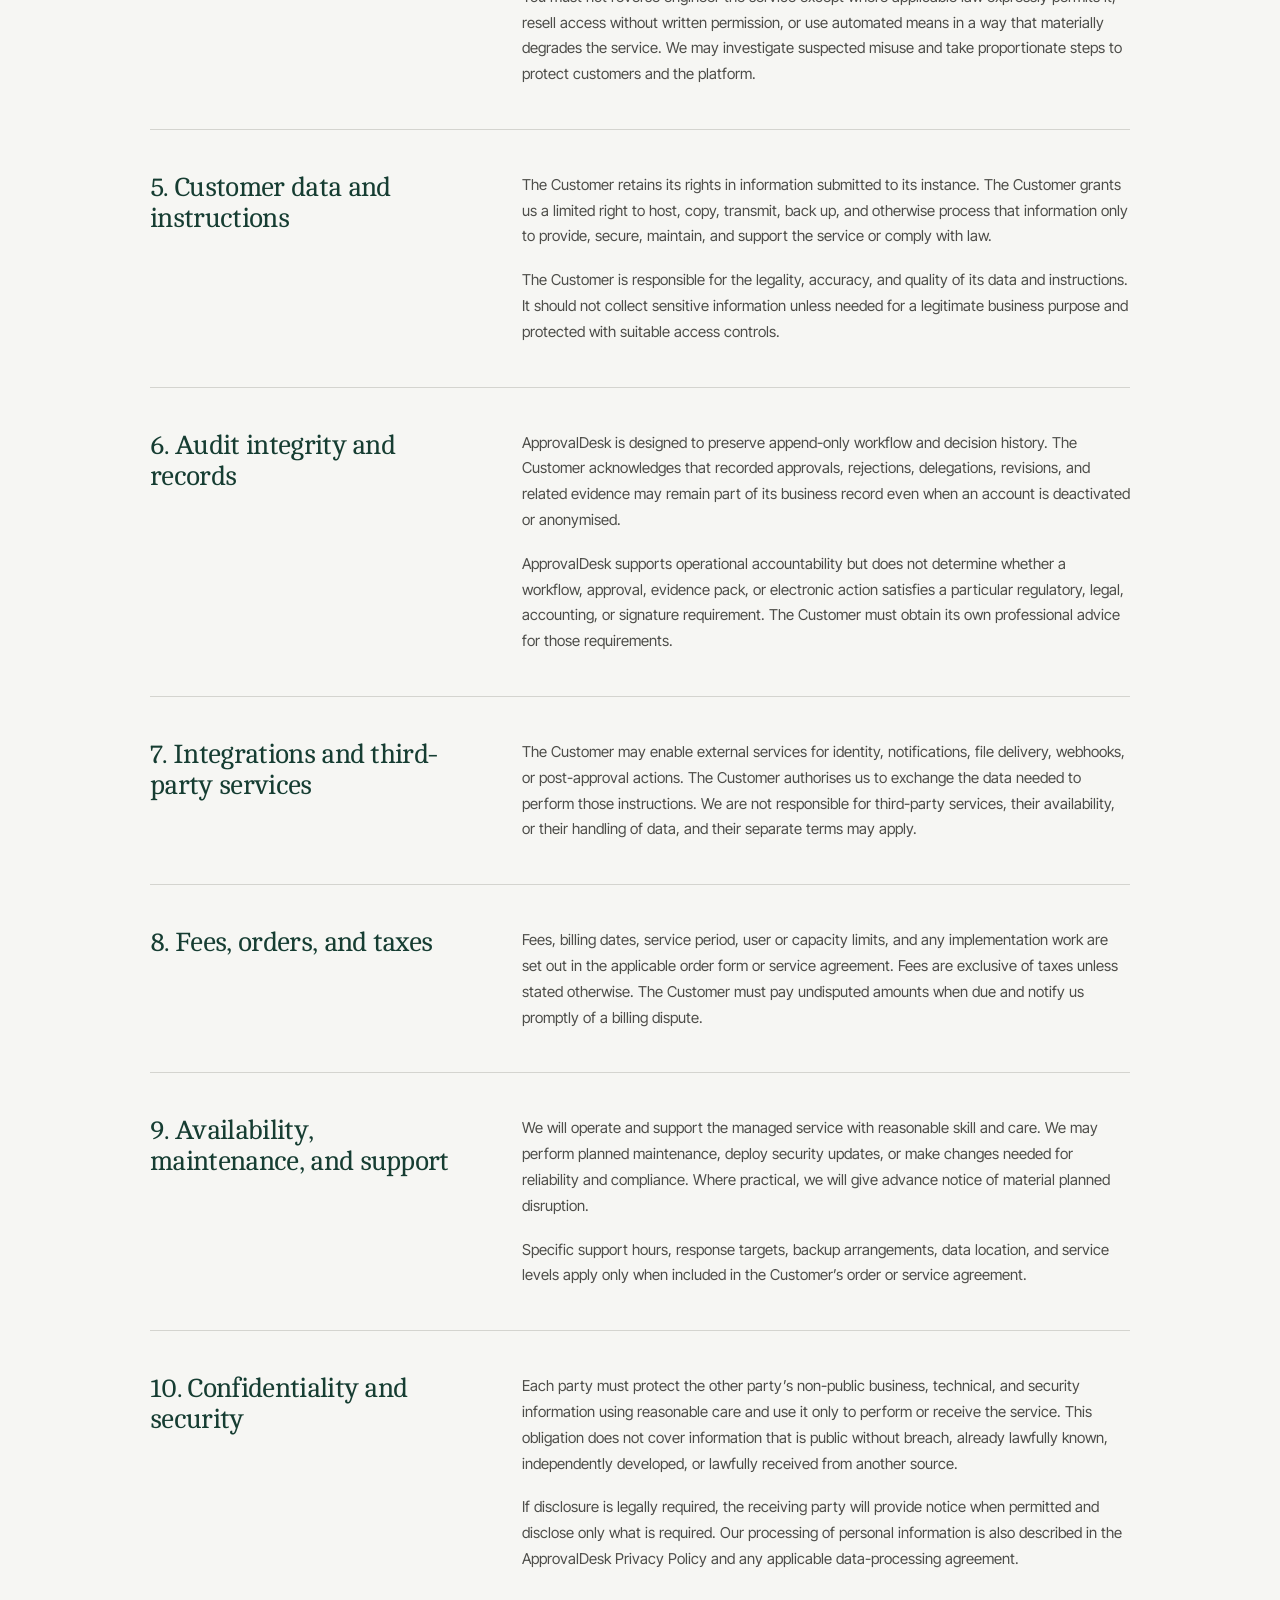
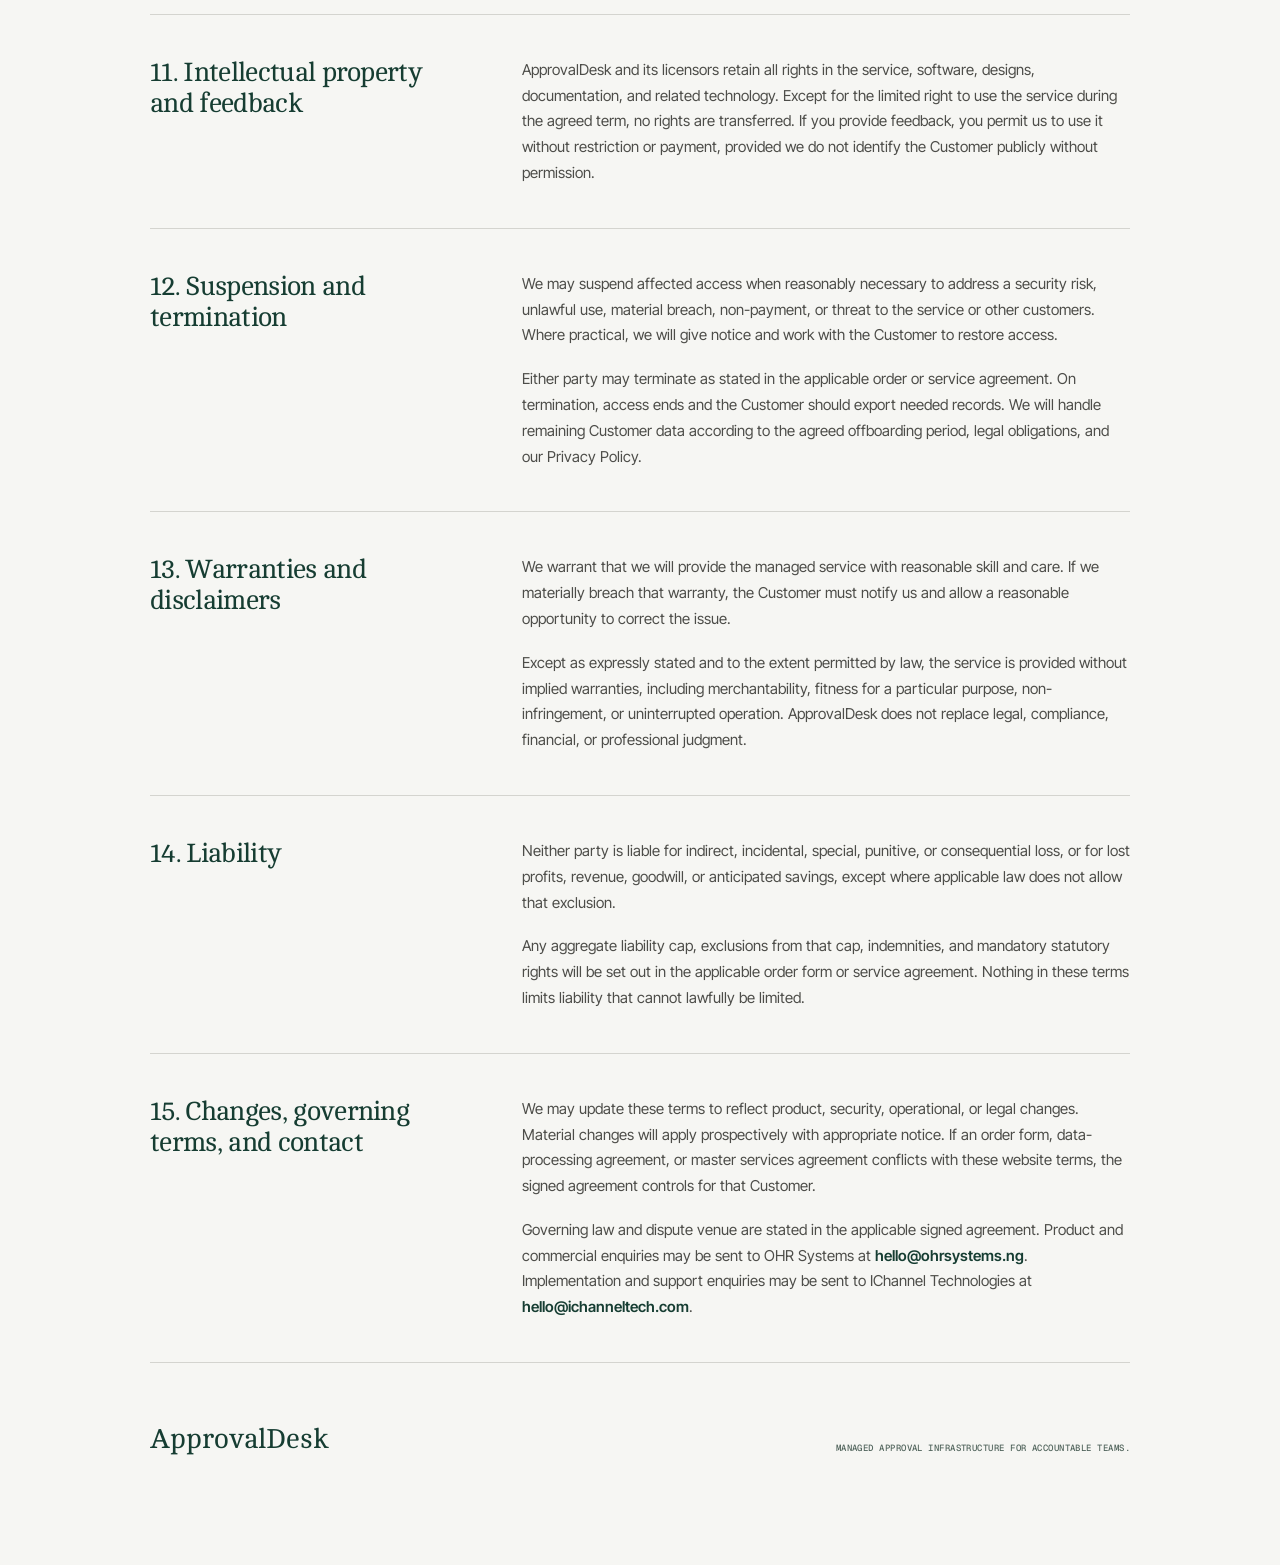
<file: terms/index.html>
<!doctype html>
<html lang="en-NG">
  <head>
    <meta charset="UTF-8" />
    <meta name="viewport" content="width=device-width, initial-scale=1.0" />
    <link rel="preload" href="../public/fonts/cambo-latin-400.woff2" as="font" type="font/woff2" crossorigin />
    <link rel="preload" href="../public/fonts/inter-tight-latin.woff2" as="font" type="font/woff2" crossorigin />
    <link rel="icon" href="../public/images/brand/approvaldesk-favicon.png" type="image/png" />
    <link rel="stylesheet" href="../src/styles.css" />
    <link rel="stylesheet" href="../src/legal.css" />
    <meta name="description" content="The terms that govern access to ApprovalDesk’s managed approval-workflow service." />
    <meta name="robots" content="index, follow, max-image-preview:large" />
    <meta name="author" content="OHR Systems" />
    <meta name="theme-color" content="#111110" />
    <link rel="canonical" href="https://approvaldesk.ng/terms/" />
    <meta property="og:type" content="website" />
    <meta property="og:site_name" content="ApprovalDesk" />
    <meta property="og:locale" content="en_NG" />
    <meta property="og:url" content="https://approvaldesk.ng/terms/" />
    <meta property="og:title" content="Terms of Service | ApprovalDesk" />
    <meta property="og:description" content="The terms that govern access to ApprovalDesk’s managed approval-workflow service." />
    <meta property="og:image" content="https://approvaldesk.ng/public/images/social/approvaldesk-social-card.jpg" />
    <meta name="twitter:card" content="summary_large_image" />
    <meta name="twitter:title" content="Terms of Service | ApprovalDesk" />
    <meta name="twitter:description" content="The terms that govern access to ApprovalDesk’s managed approval-workflow service." />
    <meta name="twitter:image" content="https://approvaldesk.ng/public/images/social/approvaldesk-social-card.jpg" />
    <title>Terms of Service | ApprovalDesk</title>
  </head>
  <body>
    <!-- STATIC_APP_START --><link rel="preload" as="image" href="../public/images/brand/approvaldesk-logo-dark.png"/><main class="legal-page"><header class="legal-header"><img src="../public/images/brand/approvaldesk-logo-dark.png" alt="ApprovalDesk"/><a class="legal-back" href="../index.html">← Back to home</a></header><article class="legal-document"><div class="legal-hero"><p class="legal-eyebrow">Service terms</p><h1>Terms of Service</h1><p class="legal-summary">The terms that govern access to ApprovalDesk’s managed approval-workflow service.</p><p class="legal-date">Last updated 27 August 2026</p></div><div class="legal-content"><section><h2>1. Agreement, responsible companies, and business use</h2><div><p>These Terms of Service govern access to ApprovalDesk’s website, managed product instances, support, and related services. ApprovalDesk is developed by <strong>OHR Systems</strong> and supported by <strong>IChannel Technologies</strong>, both companies registered in Nigeria. “ApprovalDesk”, “we”, “us”, and “our” refer to the relevant provider or providers identified in the Customer’s order form or service agreement. “Customer” means the organisation that obtains the service, and “Authorised Users” are the people it permits to use ApprovalDesk.</p><p>By ordering, accessing, or using the service, you confirm that you have authority to bind the Customer to these terms. ApprovalDesk is intended for organisational and professional use, not personal or household use.</p></div></section><section><h2>2. The managed service</h2><div><p>ApprovalDesk provides configurable request forms, approval workflows, decision records, collaboration features, reporting, notifications, and related controls through an instance managed by our team. OHR Systems develops the product, while IChannel Technologies provides implementation and support services. The relevant provider supplies the infrastructure, deployment, maintenance, and operational support described in the applicable order.</p><p>ApprovalDesk is not offered for customer self-hosting. A separate multi-tenant SaaS version is planned but is not currently part of the service unless we expressly agree otherwise in writing.</p></div></section><section><h2>3. Customer accounts and administration</h2><div><p>The Customer controls its Authorised Users, roles, departments, workflows, request types, integrations, and internal policies. It must keep account information accurate, assign access on a least-privilege basis, protect credentials, and promptly remove access when a person no longer needs it.</p><p>The Customer is responsible for actions taken through its accounts except to the extent caused by our breach. Administrators and the system owner hold elevated privileges and must be appointed carefully.</p></div></section><section><h2>4. Acceptable use</h2><div><p>You must not use ApprovalDesk to break the law; infringe another person’s rights; distribute malware; attempt unauthorised access; disrupt or probe the service; evade security or usage limits; send unlawful communications; or process data you are not entitled to use.</p><p>You must not reverse engineer the service except where applicable law expressly permits it, resell access without written permission, or use automated means in a way that materially degrades the service. We may investigate suspected misuse and take proportionate steps to protect customers and the platform.</p></div></section><section><h2>5. Customer data and instructions</h2><div><p>The Customer retains its rights in information submitted to its instance. The Customer grants us a limited right to host, copy, transmit, back up, and otherwise process that information only to provide, secure, maintain, and support the service or comply with law.</p><p>The Customer is responsible for the legality, accuracy, and quality of its data and instructions. It should not collect sensitive information unless needed for a legitimate business purpose and protected with suitable access controls.</p></div></section><section><h2>6. Audit integrity and records</h2><div><p>ApprovalDesk is designed to preserve append-only workflow and decision history. The Customer acknowledges that recorded approvals, rejections, delegations, revisions, and related evidence may remain part of its business record even when an account is deactivated or anonymised.</p><p>ApprovalDesk supports operational accountability but does not determine whether a workflow, approval, evidence pack, or electronic action satisfies a particular regulatory, legal, accounting, or signature requirement. The Customer must obtain its own professional advice for those requirements.</p></div></section><section><h2>7. Integrations and third-party services</h2><div><p>The Customer may enable external services for identity, notifications, file delivery, webhooks, or post-approval actions. The Customer authorises us to exchange the data needed to perform those instructions. We are not responsible for third-party services, their availability, or their handling of data, and their separate terms may apply.</p></div></section><section><h2>8. Fees, orders, and taxes</h2><div><p>Fees, billing dates, service period, user or capacity limits, and any implementation work are set out in the applicable order form or service agreement. Fees are exclusive of taxes unless stated otherwise. The Customer must pay undisputed amounts when due and notify us promptly of a billing dispute.</p></div></section><section><h2>9. Availability, maintenance, and support</h2><div><p>We will operate and support the managed service with reasonable skill and care. We may perform planned maintenance, deploy security updates, or make changes needed for reliability and compliance. Where practical, we will give advance notice of material planned disruption.</p><p>Specific support hours, response targets, backup arrangements, data location, and service levels apply only when included in the Customer’s order or service agreement.</p></div></section><section><h2>10. Confidentiality and security</h2><div><p>Each party must protect the other party’s non-public business, technical, and security information using reasonable care and use it only to perform or receive the service. This obligation does not cover information that is public without breach, already lawfully known, independently developed, or lawfully received from another source.</p><p>If disclosure is legally required, the receiving party will provide notice when permitted and disclose only what is required. Our processing of personal information is also described in the ApprovalDesk Privacy Policy and any applicable data-processing agreement.</p></div></section><section><h2>11. Intellectual property and feedback</h2><div><p>ApprovalDesk and its licensors retain all rights in the service, software, designs, documentation, and related technology. Except for the limited right to use the service during the agreed term, no rights are transferred. If you provide feedback, you permit us to use it without restriction or payment, provided we do not identify the Customer publicly without permission.</p></div></section><section><h2>12. Suspension and termination</h2><div><p>We may suspend affected access when reasonably necessary to address a security risk, unlawful use, material breach, non-payment, or threat to the service or other customers. Where practical, we will give notice and work with the Customer to restore access.</p><p>Either party may terminate as stated in the applicable order or service agreement. On termination, access ends and the Customer should export needed records. We will handle remaining Customer data according to the agreed offboarding period, legal obligations, and our Privacy Policy.</p></div></section><section><h2>13. Warranties and disclaimers</h2><div><p>We warrant that we will provide the managed service with reasonable skill and care. If we materially breach that warranty, the Customer must notify us and allow a reasonable opportunity to correct the issue.</p><p>Except as expressly stated and to the extent permitted by law, the service is provided without implied warranties, including merchantability, fitness for a particular purpose, non-infringement, or uninterrupted operation. ApprovalDesk does not replace legal, compliance, financial, or professional judgment.</p></div></section><section><h2>14. Liability</h2><div><p>Neither party is liable for indirect, incidental, special, punitive, or consequential loss, or for lost profits, revenue, goodwill, or anticipated savings, except where applicable law does not allow that exclusion.</p><p>Any aggregate liability cap, exclusions from that cap, indemnities, and mandatory statutory rights will be set out in the applicable order form or service agreement. Nothing in these terms limits liability that cannot lawfully be limited.</p></div></section><section><h2>15. Changes, governing terms, and contact</h2><div><p>We may update these terms to reflect product, security, operational, or legal changes. Material changes will apply prospectively with appropriate notice. If an order form, data-processing agreement, or master services agreement conflicts with these website terms, the signed agreement controls for that Customer.</p><p>Governing law and dispute venue are stated in the applicable signed agreement. Product and commercial enquiries may be sent to OHR Systems at <strong>hello@ohrsystems.ng</strong>. Implementation and support enquiries may be sent to IChannel Technologies at <strong>hello@ichanneltech.com</strong>.</p></div></section></div><div class="legal-close"><p>ApprovalDesk</p><span>Managed approval infrastructure for accountable teams.</span></div></article></main><!-- STATIC_APP_END -->
  </body>
</html>
</file>
<file: src/styles.css>
@font-face{font-family:"Cambo";font-style:normal;font-weight:400;font-display:swap;src:url("../public/fonts/cambo-latin-400.woff2") format("woff2");unicode-range:U+0000-00FF,U+0131,U+0152-0153,U+02BB-02BC,U+02C6,U+02DA,U+02DC,U+0304,U+0308,U+0329,U+2000-206F,U+20AC,U+2122,U+2191,U+2193,U+2212,U+2215,U+FEFF,U+FFFD}
@font-face{font-family:"Geist Mono";font-style:normal;font-weight:400 500;font-display:swap;src:url("../public/fonts/geist-mono-latin.woff2") format("woff2");unicode-range:U+0000-00FF,U+0131,U+0152-0153,U+02BB-02BC,U+02C6,U+02DA,U+02DC,U+0304,U+0308,U+0329,U+2000-206F,U+20AC,U+2122,U+2191,U+2193,U+2212,U+2215,U+FEFF,U+FFFD}
@font-face{font-family:"Inter Tight";font-style:normal;font-weight:400 700;font-display:swap;src:url("../public/fonts/inter-tight-latin.woff2") format("woff2");unicode-range:U+0000-00FF,U+0131,U+0152-0153,U+02BB-02BC,U+02C6,U+02DA,U+02DC,U+0304,U+0308,U+0329,U+2000-206F,U+20AC,U+2122,U+2191,U+2193,U+2212,U+2215,U+FEFF,U+FFFD}
:root{font-family:"Inter Tight",Arial,sans-serif;color:#171716;background:#f8f7f7;font-synthesis:none;--ink:#171716;--paper:#f8f7f7;--white:#fff;--line:#deddd9;--muted:#6e6d69;--mint:#49f2ac;--mint-soft:#d8ffeb;--lilac:#efc6ee;--ui:"Inter Tight",Arial,sans-serif;--serif:"Cambo",Georgia,serif;--mono:"Geist Mono",monospace}*{box-sizing:border-box}html{scroll-behavior:smooth;scroll-padding-top:90px}body{margin:0;min-width:320px;min-height:100vh;background:var(--paper);color:var(--ink);-webkit-font-smoothing:antialiased}button,input,select{font:inherit}a{color:inherit}img{display:block;max-width:100%}p,h1,h2,h3{margin-top:0}.section-shell{width:min(1180px,calc(100% - 48px));margin:0 auto}
.announce{min-height:31px;background:#aefad6;display:flex;align-items:center;justify-content:center;gap:18px;padding:7px 24px;font:500 10px/1.4 var(--mono);text-align:center}.announce a{background:var(--lilac);border-radius:999px;padding:4px 10px;text-decoration:none}.site-header{position:sticky;top:0;z-index:30;background:rgba(248,247,247,.9);backdrop-filter:blur(14px);border-bottom:1px solid rgba(23,23,22,.08)}.nav-shell{width:min(1180px,calc(100% - 48px));height:72px;margin:0 auto;display:grid;grid-template-columns:1fr auto 1fr;align-items:center;gap:32px}.brand{display:inline-flex;align-items:center;gap:9px;width:fit-content;text-decoration:none;font-weight:600;letter-spacing:-.04em}.brand-dot{width:14px;height:14px;border-radius:50%;background:var(--mint);box-shadow:inset -4px -2px 0 rgba(0,0,0,.18)}.nav-links{display:flex;gap:26px}.nav-links a{text-decoration:none;font-size:13px;color:#494844}.nav-cta{justify-self:end;background:var(--lilac);padding:9px 14px;border-radius:4px;text-decoration:none;font:500 11px var(--mono);text-transform:uppercase}.menu-button{display:none;justify-self:end;border:0;background:transparent;font:500 12px var(--mono);text-transform:uppercase}
.eyebrow{margin-bottom:18px;display:flex;align-items:center;gap:10px;font:500 10px/1.2 var(--mono);letter-spacing:.08em;text-transform:uppercase;color:#4e4d49}.eyebrow span{width:18px;height:1px;background:currentColor}.hero{min-height:725px;display:grid;grid-template-columns:.88fr 1.12fr;gap:78px;align-items:center;padding-block:78px 86px}.hero-copy{padding-left:36px;position:relative;z-index:2}.hero h1{max-width:650px;margin-bottom:24px;font:400 clamp(54px,5.25vw,78px)/.91 var(--serif);letter-spacing:-.052em}.hero h1 em{font-style:normal;background:linear-gradient(transparent 66%,var(--lilac) 66%)}.hero-lede{max-width:560px;color:#575650;font-size:16px;line-height:1.65}.hero-actions{display:flex;flex-wrap:wrap;gap:10px;margin:30px 0}.button{min-height:44px;display:inline-flex;align-items:center;justify-content:space-between;gap:22px;border-radius:3px;padding:13px 16px;text-decoration:none;font:500 10px var(--mono);text-transform:uppercase;transition:.18s}.button:hover{transform:translateY(-2px)}.button-primary{background:var(--ink);color:white}.button-secondary{background:transparent;border:1px solid #bab9b5}.hero-proof{display:flex;align-items:center;gap:13px}.avatars{display:flex}.avatars span{width:28px;height:28px;display:grid;place-items:center;margin-left:-6px;border-radius:50%;border:2px solid var(--paper);background:#d7d4cd;font:500 8px var(--mono)}.avatars span:nth-child(2){background:var(--mint-soft)}.avatars span:nth-child(3){background:var(--lilac)}.hero-proof b,.hero-proof small{display:block}.hero-proof b{font-size:11px}.hero-proof small{margin-top:2px;font-size:10px;color:var(--muted)}.hero-visual{min-height:560px;position:relative;padding-right:68px}.hero-visual>img{width:100%;height:560px;object-fit:cover;object-position:center 37%;filter:saturate(.88) contrast(.96)}.hero-card-wrap{width:326px;position:absolute;right:0;bottom:34px}.image-label{position:absolute;top:-24px;right:68px;font:9px var(--mono);letter-spacing:.06em}.approval-card{background:white;border:1px solid #d5d3cd;box-shadow:0 18px 50px rgba(0,0,0,.12)}.approval-top{display:flex;justify-content:space-between;align-items:center;padding:10px 12px;border-bottom:1px solid #e6e4df;font:8px var(--mono)}.status{padding:4px 7px;border-radius:999px;background:#fff2dc;color:#8c5d05}.status.approved{background:var(--mint-soft);color:#126038}.approval-body{padding:18px}.micro{margin-bottom:10px;font:500 9px/1.4 var(--mono);letter-spacing:.08em;color:#6a6964}.approval-body h3{margin-bottom:16px;font:400 24px/1.05 var(--serif)}.amount-row{display:flex;justify-content:space-between;margin-bottom:14px;padding:9px 0;border-block:1px solid #eceae5;font-size:10px}.timeline-row{display:grid;grid-template-columns:24px 1fr auto;gap:9px;align-items:center;padding:8px 0;color:#8a8984}.timeline-row+.timeline-row{border-top:1px solid #efede8}.timeline-row i{width:22px;height:22px;display:grid;place-items:center;border-radius:50%;background:#eeece7;font:normal 8px var(--mono)}.timeline-row b,.timeline-row small{display:block}.timeline-row b{font-size:9px}.timeline-row small{font-size:8px}.timeline-row em{font:normal 7px var(--mono);text-transform:uppercase}.timeline-row.done{color:#2c6a4b}.timeline-row.done i{background:var(--mint-soft)}.timeline-row.current{color:var(--ink)}.timeline-row.current i{background:var(--ink);color:white;box-shadow:0 0 0 3px var(--mint-soft)}.approve-button{width:100%;margin-top:10px;border:0;border-radius:2px;background:var(--mint);padding:10px;font:500 9px var(--mono);text-transform:uppercase;cursor:pointer}
.trust-strip{overflow:hidden;border-block:1px solid #dfded9;background:#fbfbfa}.logo-ticker{min-width:max-content;display:flex;align-items:center;justify-content:center;gap:34px;padding:28px;color:#5e5d59;font:500 10px var(--mono);letter-spacing:.1em}.logo-ticker i{width:4px;height:4px;border-radius:50%;background:#aaa9a5}.intro{padding-block:110px 105px;text-align:center}.intro .eyebrow,.section-heading.centered .eyebrow{justify-content:center}.intro h2{width:min(850px,100%);margin:0 auto 58px;font:400 clamp(30px,4vw,50px)/1.08 var(--serif);letter-spacing:-.035em}.intro-notes{display:grid;grid-template-columns:repeat(3,1fr);gap:44px;width:min(850px,100%);margin:auto;text-align:left}.intro-notes div{padding-top:18px;border-top:1px solid var(--line)}.intro-notes b{font:500 11px var(--mono);text-transform:uppercase}.intro-notes p{margin:8px 0 0;color:var(--muted);font-size:12px;line-height:1.5}
.impact{padding:106px 0;background:#f1f0ef}.section-heading.centered{text-align:center}.section-heading h2{margin-bottom:50px;font:400 clamp(42px,5vw,66px)/.96 var(--serif);letter-spacing:-.045em}.impact-grid{display:grid;grid-template-columns:1.1fr .9fr;gap:26px;width:min(1000px,100%);margin:auto;background:white;padding:22px}.impact-image{min-height:550px;position:relative;overflow:hidden}.impact-image img{width:100%;height:100%;object-fit:cover}.photo-chip,.case-badge{position:absolute;background:var(--mint);padding:6px 8px;border-radius:3px;font:500 8px var(--mono)}.photo-chip{left:14px;top:14px}.steps-list{padding:8px 22px}.steps-list article{display:grid;grid-template-columns:36px 1fr;gap:16px;padding:25px 0;border-bottom:1px solid #e4e2dc}.steps-list article:last-child{border:0}.steps-list article>span{font:9px var(--mono)}.steps-list h3{margin-bottom:8px;font:400 24px var(--serif)}.steps-list p{margin:0;color:var(--muted);font-size:12px;line-height:1.6}
.systems,.features{padding-block:120px}.section-heading.split{display:grid;grid-template-columns:1fr 360px;gap:60px;align-items:end}.section-heading.split h2{margin-bottom:0;max-width:760px}.section-heading.split>p{margin:0 0 5px;color:var(--muted);font-size:14px;line-height:1.65}.workflow-tabs{display:flex;gap:6px;margin-top:52px;border-bottom:1px solid var(--line)}.workflow-tabs button{border:0;background:transparent;padding:13px 18px;color:var(--muted);font:500 10px var(--mono);text-transform:uppercase;cursor:pointer}.workflow-tabs button[aria-selected=true]{background:var(--ink);color:white}.workflow-stage{display:grid;grid-template-columns:.8fr 1.2fr;min-height:410px;background:#efeeec}.workflow-copy{padding:62px 54px}.workflow-copy h3{max-width:440px;margin-bottom:18px;font:400 40px/1 var(--serif);letter-spacing:-.03em}.workflow-copy>p:not(.micro){max-width:480px;color:var(--muted);font-size:13px;line-height:1.7}.workflow-copy a,.text-link,.faq-title a{display:inline-flex;gap:12px;margin-top:20px;font:500 10px var(--mono);text-transform:uppercase;text-decoration:underline;text-underline-offset:5px}.workflow-map{display:flex;align-items:center;justify-content:center;padding:52px 34px;background:#e0ffef}.map-node{width:30%;min-height:160px;position:relative;display:flex;flex-direction:column;justify-content:space-between;padding:18px;background:white;border:1px solid #b8dbca}.map-node+.map-node{margin-left:28px}.map-node+.map-node:before{content:"";position:absolute;width:29px;height:1px;left:-29px;top:50%;background:#759885}.map-node>span{font:9px var(--mono);color:var(--muted)}.map-node b{font:400 19px var(--serif)}.map-node small{color:var(--muted);font-size:8px}
.metrics{padding-block:100px;background:#f1f0ef}.metric-intro{width:min(740px,100%)}.metric-intro h2,.security-copy h2{margin-bottom:20px;font:400 clamp(42px,5vw,64px)/.96 var(--serif);letter-spacing:-.045em}.metric-intro>p{max-width:600px;color:var(--muted);font-size:14px}.metric-cards{display:grid;grid-template-columns:repeat(3,1fr);margin-top:54px}.metric-card{min-height:250px;display:flex;flex-direction:column;padding:26px;border:1px solid rgba(0,0,0,.08)}.metric-card+.metric-card{border-left:0}.metric-card strong{font:9px var(--mono)}.metric-card h3{margin:auto 0 14px;font:400 52px var(--serif);letter-spacing:-.04em}.metric-card p{max-width:260px;margin-bottom:0;font-size:12px;line-height:1.55}.lilac{background:var(--lilac)}.paper{background:white}.mint{background:var(--mint)}
.feature-layout{display:grid;grid-template-columns:230px 1fr;gap:80px;margin-top:80px}.feature-layout aside{position:sticky;top:110px;height:fit-content;display:flex;flex-direction:column}.feature-layout aside a{padding:12px 0;border-bottom:1px solid var(--line);color:var(--muted);font:500 10px var(--mono);text-decoration:none;text-transform:uppercase}.feature-groups article{scroll-margin-top:110px;padding:8px 0 70px}.feature-groups article+article{border-top:1px solid var(--line);padding-top:70px}.feature-groups h3{margin-bottom:28px;font:400 38px/1.05 var(--serif);letter-spacing:-.03em}.feature-row{display:grid;grid-template-columns:240px 1fr;gap:30px;padding:17px 0;border-top:1px solid #e2e1dc}.feature-row b{font-size:12px}.feature-row p{margin:0;color:var(--muted);font-size:12px;line-height:1.6}
.industries{padding-block:116px;background:#efeeec}.case-feature{height:560px;position:relative;margin-top:58px;overflow:hidden;color:white}.case-feature:after{content:"";position:absolute;inset:0;background:linear-gradient(90deg,rgba(0,0,0,.69),rgba(0,0,0,.1) 75%)}.case-feature img{width:100%;height:100%;object-fit:cover}.case-overlay{position:absolute;z-index:2;left:44px;bottom:42px;max-width:510px}.case-overlay .micro{color:#c9c8c3}.case-overlay h3{margin-bottom:14px;font:400 38px/1.04 var(--serif)}.case-overlay p:last-child{max-width:430px;margin-bottom:0;color:#e0dfdb;font-size:12px;line-height:1.6}.case-badge{z-index:2;right:18px;top:18px;color:var(--ink)}.industry-list{margin-top:24px;border-top:1px solid #cac9c5}.industry-list article{display:grid;grid-template-columns:60px 240px 1fr;gap:28px;align-items:center;padding:23px 0;border-bottom:1px solid #cac9c5}.industry-list span{font:9px var(--mono);color:var(--muted)}.industry-list h3{margin:0;font:400 22px var(--serif)}.industry-list p{max-width:650px;margin:0;color:var(--muted);font-size:12px}
.security{display:grid;grid-template-columns:.85fr 1.15fr;gap:90px;align-items:center;padding-block:124px}.security-copy>p{max-width:500px;color:var(--muted);font-size:14px;line-height:1.65}.security-copy .button{margin-top:16px}.security-panel{min-height:520px;display:grid;grid-template-columns:1fr 1fr;align-items:center;padding:30px;background:#171716;color:white}.radar{width:282px;height:282px;position:relative;display:grid;place-items:center;margin:auto}.pulse{position:absolute;border:1px solid #5c5d59;border-radius:50%;animation:securityPulse 3.4s ease-in-out infinite}.p1{inset:0}.p2{inset:38px;animation-delay:-1.1s}.p3{inset:76px;border-color:var(--mint);animation-delay:-2.2s}.security-sweep{position:absolute;inset:13px;border-radius:50%;background:conic-gradient(from 215deg,transparent 0 65%,rgba(255,255,255,.18) 72%,transparent 79% 100%);animation:securitySweep 5.5s linear infinite;mask:radial-gradient(circle,transparent 0 20%,#000 21% 100%)}.radar-center{width:112px;height:112px;position:relative;z-index:1;display:grid;place-items:center;border-radius:50%;background:#fff;color:var(--ink);box-shadow:0 0 0 11px rgba(255,255,255,.07),0 0 42px rgba(255,255,255,.16);animation:shieldFloat 3.4s ease-in-out infinite}.security-list p{display:grid;grid-template-columns:34px 1fr;gap:8px;padding:16px 0;margin:0;border-bottom:1px solid #393936}.security-list span{color:#777772;font:9px var(--mono)}.security-list b{font-size:11px;font-weight:500}@keyframes securitySweep{to{transform:rotate(360deg)}}@keyframes securityPulse{0%,100%{opacity:.48;transform:scale(.97)}50%{opacity:1;transform:scale(1)}}@keyframes shieldFloat{0%,100%{transform:translateY(0)}50%{transform:translateY(-7px)}}
.comparison{padding-block:110px;background:#f1f0ef}.compare-grid{display:grid;grid-template-columns:1fr 1fr;width:min(930px,100%);margin:auto}.compare-card{min-height:410px;padding:42px}.compare-card.old{background:white}.compare-card.new{background:var(--mint)}.compare-card h3{max-width:420px;margin:76px 0 26px;font:400 34px/1.05 var(--serif)}.compare-card ul{margin:0;padding:0;list-style:none}.compare-card li{padding:10px 0;border-top:1px solid rgba(0,0,0,.15);font-size:12px}.faq{display:grid;grid-template-columns:.8fr 1.2fr;gap:100px;padding-block:120px}.faq-title{position:sticky;top:115px;height:fit-content}.faq-title h2{margin-bottom:20px;font:400 54px/.98 var(--serif);letter-spacing:-.04em}.faq-title>p{color:var(--muted);font-size:13px}.faq-list article{border-top:1px solid var(--line)}.faq-list article:last-child{border-bottom:1px solid var(--line)}.faq-list button{width:100%;min-height:74px;display:flex;justify-content:space-between;align-items:center;gap:20px;border:0;padding:0;background:transparent;text-align:left;cursor:pointer}.faq-list button span{font-size:14px;font-weight:500}.faq-list button em{font:normal 9px var(--mono);text-transform:uppercase}.faq-list article>div{display:grid;grid-template-rows:0fr;transition:grid-template-rows .3s}.faq-list article>div p{overflow:hidden;margin:0;color:var(--muted);font-size:13px;line-height:1.7}.faq-list article.open>div{grid-template-rows:1fr}.faq-list article.open>div p{padding:0 70px 24px 0}
.final-cta{padding-block:100px;background:var(--ink);color:white}.final-grid{display:grid;grid-template-columns:1fr 430px;gap:100px;align-items:center}.final-grid h2{margin-bottom:16px;font:400 clamp(48px,6vw,76px)/.92 var(--serif);letter-spacing:-.05em}.final-grid>div:first-child>p:last-child{color:#aaa9a4}.final-grid .eyebrow{color:#aaa9a4}.demo-form,.success-card{padding:28px;background:#272725;border:1px solid #3b3b38}.demo-form label{display:block;margin-bottom:16px}.demo-form label span{display:block;margin-bottom:8px;font:500 9px var(--mono);text-transform:uppercase;color:#aaa9a4}.demo-form input,.demo-form select{width:100%;border:1px solid #555550;background:#1a1a19;color:white;padding:13px 12px;border-radius:0}.demo-form input:focus,.demo-form select:focus{outline:0;border-color:var(--mint)}.demo-form button{width:100%;display:flex;justify-content:space-between;border:0;margin-top:10px;padding:14px;background:var(--mint);font:500 10px var(--mono);text-transform:uppercase;cursor:pointer}.demo-form small{display:block;margin-top:10px;color:#777772;font-size:9px}.success-card h3{margin-bottom:12px;font:400 34px var(--serif)}.success-card p{color:#aaa9a4;font-size:12px;line-height:1.6}.success-card button{border:0;padding:10px 12px;background:var(--mint);font:500 9px var(--mono);text-transform:uppercase}
footer{padding:64px 0 24px;background:#111110;color:white}.footer-grid{display:grid;grid-template-columns:2fr repeat(3,1fr);gap:60px;padding-bottom:60px}.footer-grid>div{display:flex;flex-direction:column;align-items:flex-start;gap:10px}.footer-grid>div:first-child p{color:#777772;font-size:11px}.footer-grid b{margin-bottom:8px;color:#777772;font:500 9px var(--mono);text-transform:uppercase}.footer-grid a:not(.brand),.footer-grid p{margin:0;color:#b7b6b1;font-size:11px;text-decoration:none}.footer-bottom{display:flex;justify-content:space-between;padding-top:20px;border-top:1px solid #2a2a28;color:#777772;font:9px var(--mono)}.footer-bottom a{text-decoration:none;color:#aaa9a4}.footer-legal{display:flex;gap:8px}.footer-legal i{font-style:normal}.footer-legal a:hover{text-decoration:underline;text-underline-offset:4px}
@media(max-width:1020px){.hero{grid-template-columns:1fr;gap:48px;padding-top:68px}.hero-copy{padding-left:0;max-width:760px}.hero-visual{width:min(760px,100%)}.section-heading.split{grid-template-columns:1fr;gap:18px}.impact-grid,.security{grid-template-columns:1fr}.impact-image{min-height:470px}.feature-layout{grid-template-columns:170px 1fr;gap:50px}.faq{gap:60px}.final-grid{grid-template-columns:1fr 390px;gap:60px}}
@media(max-width:780px){.section-shell,.nav-shell{width:min(100% - 32px,1180px)}.announce{justify-content:space-between;font-size:8px}.nav-shell{height:62px;grid-template-columns:1fr auto}.nav-cta{display:none}.menu-button{display:block}.nav-links{display:none;position:absolute;top:62px;left:0;right:0;padding:22px 16px 28px;flex-direction:column;gap:0;background:var(--paper);border-bottom:1px solid var(--line)}.nav-links.open{display:flex}.nav-links a{padding:13px 0;border-bottom:1px solid var(--line);font:400 24px var(--serif)}.hero{min-height:auto;padding-block:60px 72px}.hero h1{font-size:clamp(48px,13vw,66px)}.hero-visual{min-height:500px;padding-right:0}.hero-visual>img{height:500px}.hero-card-wrap{width:min(310px,88%);right:-4px;bottom:-28px}.image-label{right:0}.logo-ticker{justify-content:flex-start}.intro{padding-block:88px}.intro-notes,.metric-cards{grid-template-columns:1fr}.intro-notes{gap:24px}.impact{padding-block:86px}.impact-grid{padding:12px}.systems,.features,.security,.faq{padding-block:90px}.workflow-stage{grid-template-columns:1fr}.workflow-copy{padding:42px 28px}.workflow-map{min-height:310px;padding:34px 20px}.map-node{padding:12px}.map-node b{font-size:15px}.metric-card+.metric-card{border-left:1px solid rgba(0,0,0,.08);border-top:0}.feature-layout{grid-template-columns:1fr;gap:45px}.feature-layout aside{position:static;flex-direction:row;overflow-x:auto}.feature-layout aside a{flex:0 0 auto;padding:11px 15px;border:1px solid var(--line)}.feature-row{grid-template-columns:1fr;gap:8px}.case-feature{height:520px}.industry-list article{grid-template-columns:40px 160px 1fr;gap:14px}.security-panel{min-height:460px}.faq{grid-template-columns:1fr}.faq-title{position:static}.compare-grid,.final-grid{grid-template-columns:1fr}.final-grid{gap:50px}.demo-form,.success-card{width:min(480px,100%)}.footer-grid{grid-template-columns:2fr 1fr 1fr}.footer-grid>div:last-child{grid-column:2/span 2}}
@media(max-width:520px){.section-shell,.nav-shell{width:min(100% - 24px,1180px)}.announce{gap:6px;padding-inline:12px}.announce a{white-space:nowrap}.hero{padding-top:48px}.hero h1{font-size:49px;line-height:.93}.hero-lede{font-size:14px}.hero-actions{flex-direction:column}.button{width:100%}.hero-visual{min-height:470px}.hero-visual>img{height:450px}.hero-card-wrap{bottom:-38px}.approval-body{padding:14px}.intro h2,.section-heading h2,.metric-intro h2,.security-copy h2{font-size:39px}.impact-grid{background:transparent;padding:0}.impact-image{min-height:360px}.steps-list{background:white;padding-inline:18px}.workflow-tabs{overflow-x:auto}.workflow-tabs button{flex:0 0 auto}.workflow-map{align-items:stretch;flex-direction:column}.map-node{width:100%;min-height:110px}.map-node+.map-node{margin:22px 0 0}.map-node+.map-node:before{width:1px;height:23px;left:50%;top:-23px}.case-overlay{left:22px;right:22px;bottom:24px}.case-overlay h3{font-size:30px}.case-feature:after{background:linear-gradient(0deg,rgba(0,0,0,.78),rgba(0,0,0,.04) 85%)}.industry-list article{grid-template-columns:34px 1fr}.industry-list p{grid-column:2}.security-panel{grid-template-columns:1fr;gap:16px}.radar{width:220px;height:220px}.compare-card{min-height:360px;padding:28px}.compare-card h3{margin-top:54px}.faq-title h2{font-size:44px}.faq-list article.open>div p{padding-right:0}.final-cta{padding-block:78px}.final-grid h2{font-size:54px}.footer-grid{grid-template-columns:1fr 1fr;gap:34px}.footer-grid>div:first-child,.footer-grid>div:last-child{grid-column:1/-1}.footer-bottom{flex-wrap:wrap;gap:14px}}
@media(prefers-reduced-motion:reduce){html{scroll-behavior:auto}*,*:before,*:after{transition-duration:.01ms!important}}

/* Impact section — image-led outcome grid */
.impact{padding:76px 0 88px;background:#f4f3f2}.impact-shell{width:min(1230px,calc(100% - 48px))}.impact-heading{text-align:center}.impact-heading .eyebrow{justify-content:center;margin-bottom:18px}.impact-heading h2{margin:0 auto;font:400 clamp(48px,5vw,68px)/.96 var(--serif);letter-spacing:-.05em}.impact-cta{min-height:48px;display:inline-flex;align-items:center;justify-content:space-between;gap:28px;margin:30px auto 48px;padding:14px 18px;border-radius:10px;background:var(--ink);color:#fff;text-decoration:none;font:500 10px var(--mono);text-transform:uppercase;transition:transform .18s ease}.impact-cta:hover{transform:translateY(-2px)}.impact-grid{display:grid;grid-template-columns:.83fr 1.17fr;gap:20px;width:100%;margin:0;background:transparent;padding:0}.impact-image{min-height:520px;position:relative;overflow:hidden;border-radius:20px}.impact-image img{width:100%;height:100%;object-fit:cover;object-position:center;filter:saturate(.9) contrast(.96)}.photo-chip{left:12px;top:12px;padding:10px 15px;border-radius:999px;background:var(--lilac);font:500 10px var(--mono)}.impact-playback{width:48px;height:48px;position:absolute;right:13px;bottom:13px;display:grid;place-items:center;border:0;border-radius:50%;background:rgba(23,23,22,.88);color:#fff;cursor:pointer;transition:transform .18s ease,background .18s ease}.impact-playback:hover{transform:scale(1.06);background:#000}.impact-playback:focus-visible,.impact-cta:focus-visible{outline:3px solid var(--mint);outline-offset:4px}.impact-cards{display:grid;grid-template-columns:1fr 1fr;border-radius:20px;overflow:hidden;background:#deddd9;gap:1px}.impact-card{min-height:259px;position:relative;display:flex;flex-direction:column;justify-content:space-between;padding:28px 30px 26px;background:#fff;transition:background .28s ease,box-shadow .28s ease}.impact-card.active{z-index:1;background:#fbfffd;box-shadow:inset 0 0 0 2px var(--mint)}.impact-icon{width:48px;height:48px;display:grid;place-items:center;border-radius:50%;background:#efedeb;transition:transform .28s ease}.impact-icon.lilac{background:var(--lilac)}.impact-icon.mint{background:#9af3ce}.impact-card.active .impact-icon{transform:scale(1.08)}.impact-card h3{max-width:310px;margin:0 0 10px;font:500 clamp(20px,1.8vw,25px)/1.08 "DM Sans",Arial,sans-serif;letter-spacing:-.035em}.impact-card p{max-width:340px;margin:0;color:#3f3e3a;font-size:12px;line-height:1.45}.impact-index{position:absolute;right:22px;top:22px;color:#aaa8a3;font:9px var(--mono)}
@media(max-width:1020px){.impact-grid{grid-template-columns:1fr}.impact-image{min-height:560px}.impact-cards{min-height:560px}.impact-card{min-height:280px}}
@media(max-width:780px){.impact{padding:86px 0 92px}.impact-shell{width:min(100% - 32px,1230px)}.impact-heading h2{font-size:clamp(42px,10vw,58px)}.impact-cta{margin:30px auto 48px}.impact-image{min-height:500px}.impact-cards{min-height:auto}.impact-card{min-height:270px;padding:28px 26px}.impact-card h3{font-size:23px}}
@media(max-width:520px){.impact-shell{width:min(100% - 24px,1230px)}.impact-heading h2{font-size:42px}.impact-heading h2 br{display:none}.impact-cta{width:100%;margin-bottom:24px}.impact-image{min-height:430px;border-radius:14px}.impact-cards{grid-template-columns:1fr;border-radius:14px}.impact-card{min-height:260px;padding:28px 24px}.impact-card h3{font-size:25px}.impact-card p{font-size:13px}.impact-playback{width:44px;height:44px}}
.impact-card.active{box-shadow:none}

/* Animated workflow explainer */
.workflow-map{display:grid;align-content:center;gap:18px;padding:24px;background:#e0ffef;overflow:hidden}.workflow-demo-bar{display:flex;align-items:center;justify-content:space-between;gap:18px}.workflow-demo-bar>div{display:flex;align-items:center;gap:9px;color:#4e6659;font:500 8px var(--mono);letter-spacing:.06em;text-transform:uppercase}.workflow-demo-bar>div b{margin-left:5px;color:#789183;font-weight:400}.live-dot{width:8px;height:8px;border-radius:50%;background:#20b971;box-shadow:0 0 0 5px rgba(32,185,113,.12);animation:livePulse 1.7s ease-in-out infinite}.workflow-demo-bar button{display:inline-flex;align-items:center;gap:7px;border:1px solid #b8dbca;border-radius:999px;padding:8px 11px;background:rgba(255,255,255,.72);color:#315d47;font:500 8px var(--mono);text-transform:uppercase;cursor:pointer}.workflow-demo-bar button:hover{background:#fff}.workflow-demo-bar button:focus-visible,.map-node:focus-visible{outline:3px solid var(--lilac);outline-offset:3px}.workflow-request{display:flex;align-items:center;gap:12px;padding:13px 15px;border:1px solid #c7e6d6;background:rgba(255,255,255,.7)}.workflow-request>div{flex:1;display:flex;align-items:center;justify-content:space-between;gap:20px}.workflow-request span{font-size:11px;font-weight:600}.workflow-request b{font:500 10px var(--mono)}.workflow-route{display:grid;grid-template-columns:repeat(3,1fr);gap:14px;align-items:stretch}.workflow-route .map-node{width:100%;min-height:156px;position:relative;display:flex;flex-direction:column;align-items:flex-start;justify-content:space-between;margin:0;padding:16px;border:1px solid #b8dbca;background:#fff;color:var(--ink);text-align:left;cursor:pointer;transition:transform .35s ease,background .35s ease,border-color .35s ease,opacity .35s ease,box-shadow .35s ease}.workflow-route .map-node+.map-node{margin-left:0}.workflow-route .map-node+.map-node:before{width:15px;left:-15px;background:#88ac99}.workflow-route .map-node.current{z-index:2;transform:translateY(-6px);border-color:var(--ink);background:var(--ink);color:#fff;box-shadow:0 13px 26px rgba(30,73,51,.18)}.workflow-route .map-node.done{border-color:#66c99a;background:#f6fffa}.workflow-route .map-node.pending{opacity:.58}.node-number{min-width:24px;height:24px;display:grid;place-items:center;border-radius:50%;background:#e7eee9;color:#547062;font:500 8px var(--mono)}.map-node.current .node-number{background:var(--mint);color:var(--ink)}.map-node.done .node-number{background:transparent;color:#20a766}.workflow-route .map-node b{margin-top:22px;font:400 18px/1.05 var(--serif)}.workflow-route .map-node small{margin-top:7px;color:#66776e;font-size:8px;line-height:1.35}.workflow-route .map-node.current small{color:#bdc8c2}.workflow-route .map-node em{margin-top:auto;padding-top:14px;font:normal 7px var(--mono);letter-spacing:.06em;text-transform:uppercase}.workflow-route .map-node.current em{color:var(--mint)}.workflow-route .map-node.done em{color:#178252}.workflow-event{min-height:58px;display:grid;grid-template-columns:34px 1fr auto;gap:10px;align-items:center;padding:10px 13px;border:1px solid #c7e6d6;background:#fff}.event-icon{width:30px;height:30px;display:grid;place-items:center;border-radius:50%;background:var(--lilac)}.workflow-event small,.workflow-event b{display:block}.workflow-event small{margin-bottom:3px;color:#7b8c83;font:500 7px var(--mono);letter-spacing:.08em}.workflow-event b{font-size:10px;font-weight:600}.event-time{color:#809087;font:8px var(--mono)}
@keyframes livePulse{0%,100%{transform:scale(1);opacity:1}50%{transform:scale(.72);opacity:.55}}
@media(max-width:780px){.workflow-map{min-height:430px;padding:24px 20px}.workflow-route{gap:10px}.workflow-route .map-node{min-height:145px;padding:13px}.workflow-route .map-node+.map-node:before{width:11px;left:-11px}.workflow-route .map-node b{font-size:15px}.workflow-request>div{align-items:flex-start;flex-direction:column;gap:3px}}
@media(max-width:520px){.workflow-map{min-height:auto;padding:20px 14px}.workflow-demo-bar>div b{display:none}.workflow-route{grid-template-columns:1fr;gap:14px}.workflow-route .map-node{min-height:118px}.workflow-route .map-node+.map-node:before{width:1px;height:15px;left:50%;top:-15px}.workflow-route .map-node b{margin-top:12px;font-size:18px}.workflow-route .map-node.current{transform:translateX(5px)}.workflow-route .map-node em{position:absolute;right:14px;top:13px;padding:0}.workflow-event{grid-template-columns:32px 1fr}.event-time{display:none}}
@media(prefers-reduced-motion:reduce){.live-dot{animation:none}.workflow-route .map-node{transition:none}}

@media(max-width:520px){.radar{width:236px;height:236px}.radar-center{width:96px;height:96px}.radar-center svg{width:62px;height:62px}}
@media(prefers-reduced-motion:reduce){.pulse,.security-sweep,.radar-center{animation:none}}

/* Typography system: Cambo / Inter Tight / Geist Mono */
.brand{font-family:var(--ui);font-size:16px;font-weight:600;letter-spacing:-.035em}.nav-links a{font-weight:500;letter-spacing:-.012em}.hero-lede,.section-heading.split>p,.metric-intro>p,.security-copy>p,.faq-title>p{letter-spacing:-.012em}.eyebrow{font-size:11px;letter-spacing:.07em}.micro{font-size:10px;letter-spacing:.075em}.impact-card h3{font-family:var(--ui);font-weight:600}.feature-row b,.security-list b,.workflow-request span,.workflow-event b{font-family:var(--ui);font-weight:600}.approval-top{font-size:9px}.timeline-row b{font-size:10px}.timeline-row small{font-size:9px}.timeline-row em{font-size:8px}.approve-button{font-size:10px}.workflow-demo-bar>div,.workflow-demo-bar button{font-size:9px}.node-number{font-size:9px}.workflow-route .map-node small{font-size:9px}.workflow-route .map-node em{font-size:8px}.workflow-event small{font-size:8px}.workflow-event b{font-size:11px}.event-time{font-size:9px}.approval-top,.amount-row,.impact-index,.metric-card strong,.industry-list span,.security-list span,.footer-bottom,.event-time{font-variant-numeric:tabular-nums}
@media(max-width:520px){.eyebrow{font-size:10px}.micro{font-size:9px}}

/* About section readability */
.intro-notes b{font-size:20px;line-height:1.25}.intro-notes p{margin-top:10px;font-size:15px;line-height:1.55}

/* Site-wide readable description scale */
.section-heading.split>p,.metric-intro>p,.security-copy>p,.faq-list article>div p{font-size:16px;line-height:1.65}.industry-list p{font-size:16px;line-height:1.55}.impact-card p,.workflow-copy>p:not(.micro),.metric-card p,.feature-row p,.case-overlay p:last-child,.compare-card li,.success-card p,.steps-list p{font-size:15px;line-height:1.6}.faq-title>p{font-size:16px;line-height:1.6}.footer-grid>div:first-child p,.footer-grid a:not(.brand),.footer-grid p{font-size:13px;line-height:1.5}

/* Professional monochrome theme */
:root{--ink:#111110;--paper:#f6f6f3;--white:#fff;--line:#d4d4cf;--muted:#62625e;--mint:#171716;--mint-soft:#e7e7e2;--lilac:#d6d6d1}
body{background:var(--paper)}
.announce{background:#111110;color:#fff;border-bottom:1px solid #2f2f2c}.announce a{background:#fff;color:#111110}
.site-header{background:rgba(246,246,243,.92);border-bottom-color:rgba(17,17,16,.12)}
.brand-dot{background:#111110;box-shadow:inset -4px -2px 0 #777772}
.nav-links a{color:#393936}.nav-cta{background:#111110;color:#fff}
.hero h1 em{background:none;box-shadow:inset 0 -.2em 0 #d6d6d1}
.hero-visual>img{filter:saturate(.88) contrast(.96)}.impact-image img{filter:saturate(.9) contrast(.96)}.case-feature img{filter:none}
.avatars span{background:#c9c9c4}.avatars span:nth-child(2){background:#e4e4df}.avatars span:nth-child(3){background:#aeadA8}
.status{background:#ecece7;color:#343431;border:1px solid #cecec8}.status.approved{background:#111110;color:#fff;border-color:#111110}
.timeline-row.done{color:#3f3f3b}.timeline-row.done i{background:#deded9}.timeline-row.current i{box-shadow:0 0 0 3px #c6c6c0}
.approve-button{background:#111110;color:#fff}
.trust-strip{background:#fbfbf9}
.impact,.metrics,.comparison{background:#eeeeeb}
.photo-chip{background:#fff;color:#111110;border:1px solid #c7c7c2}.case-badge{background:#111110;color:#fff;border:1px solid rgba(255,255,255,.45)}
.impact-card.active{background:#f3f3f0;box-shadow:inset 0 0 0 2px #111110}.impact-icon.lilac{background:#d1d1cc}.impact-icon.mint{background:#111110;color:#fff}
.impact-playback:focus-visible,.impact-cta:focus-visible,.workflow-demo-bar button:focus-visible,.map-node:focus-visible{outline-color:#777772}
.workflow-stage,.industries{background:#ebebe8}.workflow-map{background:#deded9}
.workflow-demo-bar>div{color:#4d4d49}.workflow-demo-bar>div b{color:#70706b}.live-dot{background:#111110;box-shadow:0 0 0 5px rgba(17,17,16,.13)}
.workflow-demo-bar button{border-color:#aaa9a3;background:rgba(255,255,255,.76);color:#242421}
.workflow-request,.workflow-event{border-color:#bebeb8}.workflow-request{background:rgba(255,255,255,.76)}
.workflow-route .map-node{border-color:#b7b7b1}.workflow-route .map-node+.map-node:before{background:#8b8b85}.workflow-route .map-node.current{box-shadow:0 13px 26px rgba(17,17,16,.18)}.workflow-route .map-node.done{border-color:#777772;background:#f4f4f1}.workflow-route .map-node.pending{opacity:.62}
.node-number{background:#e1e1dc;color:#4f4f4a}.map-node.current .node-number{background:#fff;color:#111110}.map-node.done .node-number,.workflow-route .map-node.done em{color:#2d2d2a}.workflow-route .map-node small{color:#666660}.workflow-route .map-node.current small{color:#c9c9c4}.workflow-route .map-node.current em{color:#fff}.event-icon{background:#d1d1cc}.workflow-event small,.event-time{color:#696964}
.metric-card.lilac{background:#d4d4cf}.metric-card.paper{background:#fff}.metric-card.mint{background:#111110;color:#fff}.metric-card.mint p{color:#d6d6d1}
.security-panel{background:#111110}.p3{border-color:#bdbdb7}.radar-center{background:#fff;color:#111110}
.compare-card.new{background:#111110;color:#fff}.compare-card.new li{border-top-color:rgba(255,255,255,.25)}
.demo-form input:focus,.demo-form select:focus{border-color:#fff;outline:2px solid #777772;outline-offset:2px}.demo-form button,.success-card button{background:#fff;color:#111110}
.button:focus-visible,.nav-cta:focus-visible,.approve-button:focus-visible,.faq-list button:focus-visible,.demo-form button:focus-visible{outline:3px solid #777772;outline-offset:3px}
::selection{background:#111110;color:#fff}

/* Core capabilities — compact auto-advancing tab panel */
.feature-tabs{display:grid;grid-template-columns:repeat(4,1fr);margin-top:58px;border:1px solid var(--line);background:#fbfbf9}.feature-tabs button{display:flex;align-items:center;justify-content:space-between;gap:12px;min-height:66px;border:0;border-right:1px solid var(--line);padding:17px 20px;background:transparent;color:var(--muted);font:500 10px var(--mono);letter-spacing:.06em;text-align:left;text-transform:uppercase;cursor:pointer;transition:background .22s ease,color .22s ease}.feature-tabs button:last-child{border-right:0}.feature-tabs button span{font-family:var(--ui);font-size:13px;font-weight:600;letter-spacing:-.01em}.feature-tabs button[aria-selected=true]{background:#111110;color:#fff}.feature-tabs button:focus-visible{position:relative;z-index:2;outline:3px solid #777772;outline-offset:-3px}
.feature-tab-layout{display:grid;grid-template-columns:repeat(4,1fr);gap:0;margin-top:0;border-inline:1px solid var(--line);background:#e1e1dc}.feature-progress{height:5px;background:#c7c7c1;transition:background .25s ease}.feature-progress.active{background:#111110}.feature-tab-layout .feature-groups{grid-column:1/-1;background:#fff}.feature-tab-layout .feature-groups article{min-height:380px;padding:42px 52px 32px;border:0;animation:featurePanelIn .3s ease}.feature-group-top{display:flex;align-items:center;justify-content:space-between;gap:18px;margin-bottom:20px}.feature-group-top .micro{margin:0}.feature-group-top>span{color:var(--muted);font:500 9px var(--mono);letter-spacing:.07em;text-transform:uppercase}.feature-tab-layout .feature-groups h3{max-width:720px;margin-bottom:30px;font-size:clamp(36px,4vw,52px);line-height:.98}.feature-tab-layout .feature-row{grid-template-columns:34px minmax(190px,.72fr) 1.45fr;gap:20px;align-items:start;padding:19px 0}.feature-row-index{font:500 9px var(--mono);color:var(--muted);padding-top:2px}.feature-tab-layout .feature-row b{font-size:14px;line-height:1.35}.feature-tab-layout .feature-row p{font-size:15px;line-height:1.55}.feature-tab-layout:hover .feature-group-top>span{color:#111110}@keyframes featurePanelIn{from{opacity:.3;transform:translateY(5px)}to{opacity:1;transform:translateY(0)}}
@media(max-width:780px){.feature-tabs{display:flex;overflow-x:auto;margin-top:42px}.feature-tabs button{flex:0 0 190px;min-height:62px}.feature-tab-layout{display:block;border-inline:1px solid var(--line)}.feature-progress{display:none}.feature-tab-layout .feature-groups article{min-height:0;padding:32px 24px 20px}.feature-tab-layout .feature-groups h3{font-size:38px}.feature-tab-layout .feature-row{grid-template-columns:30px minmax(125px,.7fr) 1.3fr;gap:14px;padding:17px 0}.feature-tab-layout .feature-row p{font-size:14px}}
@media(max-width:520px){.feature-tabs button{flex-basis:168px;padding-inline:16px}.feature-tab-layout .feature-groups article{padding:28px 18px 16px}.feature-group-top{align-items:flex-start;flex-direction:column;gap:5px}.feature-tab-layout .feature-groups h3{font-size:34px}.feature-tab-layout .feature-row{grid-template-columns:30px 1fr;gap:8px}.feature-tab-layout .feature-row p{grid-column:2;font-size:15px}.feature-tab-layout .feature-row b{font-size:13px}}

/* Supplied ApprovalDesk logo artwork */
.nav-shell{height:88px}.brand{display:inline-flex;align-items:center;width:fit-content;text-decoration:none}.site-header .brand img{display:block;width:auto;height:65px;max-width:min(350px,35vw);object-fit:contain}footer .brand img{display:block;width:auto;height:75px;max-width:min(350px,100%);object-fit:contain}.brand-dot{display:none}@media(max-width:780px){.nav-shell{height:88px}.nav-links{top:88px}}@media(max-width:520px){.site-header .brand img{height:58px;max-width:62vw}.nav-shell{height:76px}.nav-links{top:76px}}

/* Forest green theme */
:root{--ink:#163d32;--mint:#163d32;--mint-soft:#e2f0e9;--lilac:#c7ddd2;--muted:#52655d}
.announce,.nav-cta,.button-primary,.approve-button,.workflow-tabs button[aria-selected=true],.security-panel,.compare-card.new,.final-cta,footer{background:#163d32}.announce{border-bottom-color:#285547}.announce a{background:#e2f0e9;color:#163d32}.hero h1 em{box-shadow:inset 0 -.2em 0 #c7ddd2}.status.approved{background:#163d32;border-color:#163d32}.timeline-row.done{color:#2a6652}.timeline-row.done i{background:#d8ebe1}.timeline-row.current i{background:#163d32;box-shadow:0 0 0 3px #c7ddd2}.photo-chip{border-color:#b8d2c5}.case-badge,.metric-card.mint{background:#163d32}.impact-card.active{background:#f5faf7;box-shadow:inset 0 0 0 2px #163d32}.impact-icon.mint{background:#163d32}.workflow-map{background:#e2f0e9}.live-dot{background:#277658;box-shadow:0 0 0 5px rgba(39,118,88,.14)}.workflow-demo-bar button,.workflow-request,.workflow-event{border-color:#b8d2c5}.workflow-route .map-node{border-color:#b4cbbf}.workflow-route .map-node+.map-node:before{background:#80a695}.workflow-route .map-node.current{background:#163d32;border-color:#163d32;box-shadow:0 13px 26px rgba(22,61,50,.2)}.workflow-route .map-node.done{border-color:#7fae99;background:#f5faf7}.map-node.current .node-number{color:#163d32}.workflow-route .map-node.done em{color:#2a6652}.event-icon{background:#c7ddd2}.metric-card.lilac{background:#c7ddd2}.feature-tabs button[aria-selected=true],.feature-progress.active{background:#163d32}.feature-tab-layout:hover .feature-group-top>span{color:#163d32}.radar-center{color:#163d32}.p3{border-color:#9dc2af}.button:focus-visible,.nav-cta:focus-visible,.approve-button:focus-visible,.faq-list button:focus-visible,.demo-form button:focus-visible{outline-color:#277658}.demo-invite{background:#123128;border-color:#285547}.demo-invite p:not(.micro),.final-grid>div:first-child>p:last-child{color:#b7d0c4}.demo-invite small{color:#a8c4b7}.demo-invite small a{color:#e2f0e9}::selection{background:#163d32}
</file>
<file: src/lead-modal.css>
.lead-modal-backdrop{position:fixed;z-index:100;inset:0;display:grid;place-items:center;padding:24px;background:rgba(17,17,16,.64);backdrop-filter:blur(8px);animation:leadFadeIn .2s ease}.lead-modal{width:min(730px,100%);max-height:min(860px,calc(100vh - 48px));position:relative;overflow:auto;padding:48px;background:#f6f6f3;border:1px solid rgba(255,255,255,.35);box-shadow:0 28px 90px rgba(0,0,0,.35);animation:leadSlideIn .28s ease}.lead-modal-close{width:38px;height:38px;position:absolute;top:16px;right:16px;border:1px solid #aaa9a3;border-radius:50%;background:transparent;color:var(--ink);font:300 28px/1 var(--ui);cursor:pointer}.lead-modal-close:hover{background:var(--ink);color:#fff}.lead-modal-eyebrow{margin:0 0 16px;color:var(--muted);font:500 10px var(--mono);letter-spacing:.09em;text-transform:uppercase}.lead-modal h2{max-width:540px;margin:0 0 16px;font:400 clamp(42px,6vw,62px)/.94 var(--serif);letter-spacing:-.045em}.lead-modal-intro{max-width:560px;margin:0 0 34px;color:var(--muted);font-size:16px;line-height:1.6}.lead-form-grid{display:grid;grid-template-columns:1fr 1fr;gap:16px}.lead-form label{display:block}.lead-form label>span{display:flex;justify-content:space-between;gap:12px;margin-bottom:8px;color:#555550;font:500 9px var(--mono);letter-spacing:.05em;text-transform:uppercase}.lead-form label>span i{color:#8a8984;font-style:normal}.lead-form input,.lead-form select,.lead-form textarea{width:100%;border:1px solid #bdbdb7;border-radius:0;background:#fff;color:var(--ink);padding:13px 12px;font:400 14px var(--ui)}.lead-form textarea{resize:vertical;min-height:96px}.lead-form input:focus,.lead-form select:focus,.lead-form textarea:focus{outline:2px solid #777772;outline-offset:2px;border-color:#111110}.lead-form-full{margin-top:16px}.lead-honeypot{position:absolute!important;width:1px!important;height:1px!important;overflow:hidden!important;clip:rect(1px,1px,1px,1px)!important;white-space:nowrap!important}.lead-form-submit{width:100%;display:flex;align-items:center;justify-content:space-between;margin-top:20px;border:0;background:#111110;color:#fff;padding:15px 16px;font:500 10px var(--mono);letter-spacing:.04em;text-transform:uppercase;cursor:pointer}.lead-form-submit:hover{background:#343431}.lead-form-submit:disabled{opacity:.65;cursor:wait}.lead-form-note,.lead-form-error{margin:12px 0 0;font-size:12px;line-height:1.55}.lead-form-note{color:var(--muted)}.lead-form-error{color:#9d2222}.lead-success{padding:40px 12px 12px;text-align:center}.lead-success h2{max-width:540px;margin:14px auto;font-size:52px}.lead-success p:not(.micro){margin:0 auto 28px;color:var(--muted);font-size:16px}.lead-success button{border:0;background:#111110;color:#fff;padding:13px 18px;font:500 10px var(--mono);text-transform:uppercase;cursor:pointer}@keyframes leadFadeIn{from{opacity:0}to{opacity:1}}@keyframes leadSlideIn{from{opacity:0;transform:translateY(14px) scale(.985)}to{opacity:1;transform:translateY(0) scale(1)}}
.demo-invite{padding:30px;background:#272725;border:1px solid #3b3b38}.demo-invite h3{margin:10px 0 12px;font:400 35px/1.04 var(--serif)}.demo-invite p:not(.micro){margin:0;color:#aaa9a4;font-size:14px;line-height:1.6}.demo-invite button{width:100%;display:flex;justify-content:space-between;border:0;margin-top:24px;padding:14px;background:#fff;color:#111110;font:500 10px var(--mono);text-transform:uppercase;cursor:pointer}.demo-invite small{display:block;margin-top:12px;color:#aaa9a4;font-size:11px}.demo-invite small a{color:#fff;text-underline-offset:4px}
@media(max-width:600px){.lead-modal-backdrop{align-items:start;padding:12px}.lead-modal{max-height:calc(100vh - 24px);padding:54px 22px 28px}.lead-form-grid{grid-template-columns:1fr;gap:14px}.lead-modal h2{font-size:46px}.lead-modal-intro{font-size:15px}.lead-success{padding-inline:0}.lead-success h2{font-size:42px}}
@media(prefers-reduced-motion:reduce){.lead-modal-backdrop,.lead-modal{animation:none}}

/* Forest green theme */
.lead-modal-backdrop{background:rgba(22,61,50,.68)}.lead-modal-close:hover,.lead-form-submit,.lead-success button{background:#163d32}.lead-form-submit:hover{background:#285547}.lead-form input:focus,.lead-form select:focus,.lead-form textarea:focus{outline-color:#277658;border-color:#163d32}.lead-success button{color:#fff}
</file>
<file: src/legal.css>
.legal-page{min-height:100vh;background:#f6f6f3}.legal-header{width:min(1180px,calc(100% - 48px));height:108px;display:flex;align-items:center;justify-content:space-between;gap:30px;margin:0 auto;border-bottom:1px solid var(--line)}.legal-header img{width:auto;height:65px;max-width:min(350px,40vw);object-fit:contain}.legal-back{display:inline-flex;align-items:center;justify-content:center;min-height:42px;padding:12px 16px;border:1px solid #aaa9a3;border-radius:3px;text-decoration:none;font:500 10px var(--mono);letter-spacing:.04em;text-transform:uppercase;transition:background .18s ease,color .18s ease}.legal-back:hover{background:var(--ink);color:#fff}.legal-back:focus-visible{outline:3px solid #777772;outline-offset:3px}.legal-document{width:min(980px,calc(100% - 48px));margin:0 auto;padding:96px 0 110px}.legal-hero{max-width:810px;padding-bottom:72px}.legal-eyebrow{margin-bottom:22px;color:var(--muted);font:500 10px var(--mono);letter-spacing:.09em;text-transform:uppercase}.legal-hero h1{margin-bottom:26px;font:400 clamp(58px,8vw,96px)/.9 var(--serif);letter-spacing:-.055em}.legal-summary{max-width:720px;margin-bottom:24px;color:#444440;font-size:20px;line-height:1.55;letter-spacing:-.015em}.legal-date{margin:0;color:var(--muted);font:500 10px var(--mono);letter-spacing:.05em;text-transform:uppercase}.legal-content{border-top:1px solid var(--ink)}.legal-content section{display:grid;grid-template-columns:minmax(220px,.72fr) minmax(0,1.45fr);gap:70px;padding:42px 0;border-bottom:1px solid var(--line)}.legal-content h2{margin:0;font:400 27px/1.15 var(--serif);letter-spacing:-.025em}.legal-content p,.legal-content li{color:#4d4d49;font-size:15px;line-height:1.72}.legal-content p{margin:0}.legal-content p+p{margin-top:18px}.legal-content ul{margin:4px 0 0;padding-left:20px}.legal-content li+li{margin-top:10px}.legal-content strong{color:var(--ink);font-weight:600}.legal-close{display:flex;align-items:flex-end;justify-content:space-between;gap:30px;padding-top:60px}.legal-close p{margin:0;font:400 28px var(--serif)}.legal-close span{max-width:390px;color:var(--muted);font:500 9px/1.5 var(--mono);letter-spacing:.05em;text-align:right;text-transform:uppercase}
@media(max-width:780px){.legal-header{width:min(100% - 32px,1180px);height:92px}.legal-header img{height:56px}.legal-document{width:min(100% - 32px,980px);padding:72px 0 90px}.legal-hero{padding-bottom:56px}.legal-summary{font-size:18px}.legal-content section{grid-template-columns:1fr;gap:18px;padding:34px 0}.legal-content h2{font-size:25px}}
@media(max-width:520px){.legal-header{width:min(100% - 24px,1180px);height:80px}.legal-header img{height:48px;max-width:47vw}.legal-back{min-height:38px;padding:10px 11px;font-size:8px}.legal-document{width:min(100% - 24px,980px);padding:58px 0 72px}.legal-hero h1{font-size:54px}.legal-summary{font-size:17px}.legal-content p,.legal-content li{font-size:15px}.legal-close{align-items:flex-start;flex-direction:column}.legal-close span{text-align:left}}
</file>
